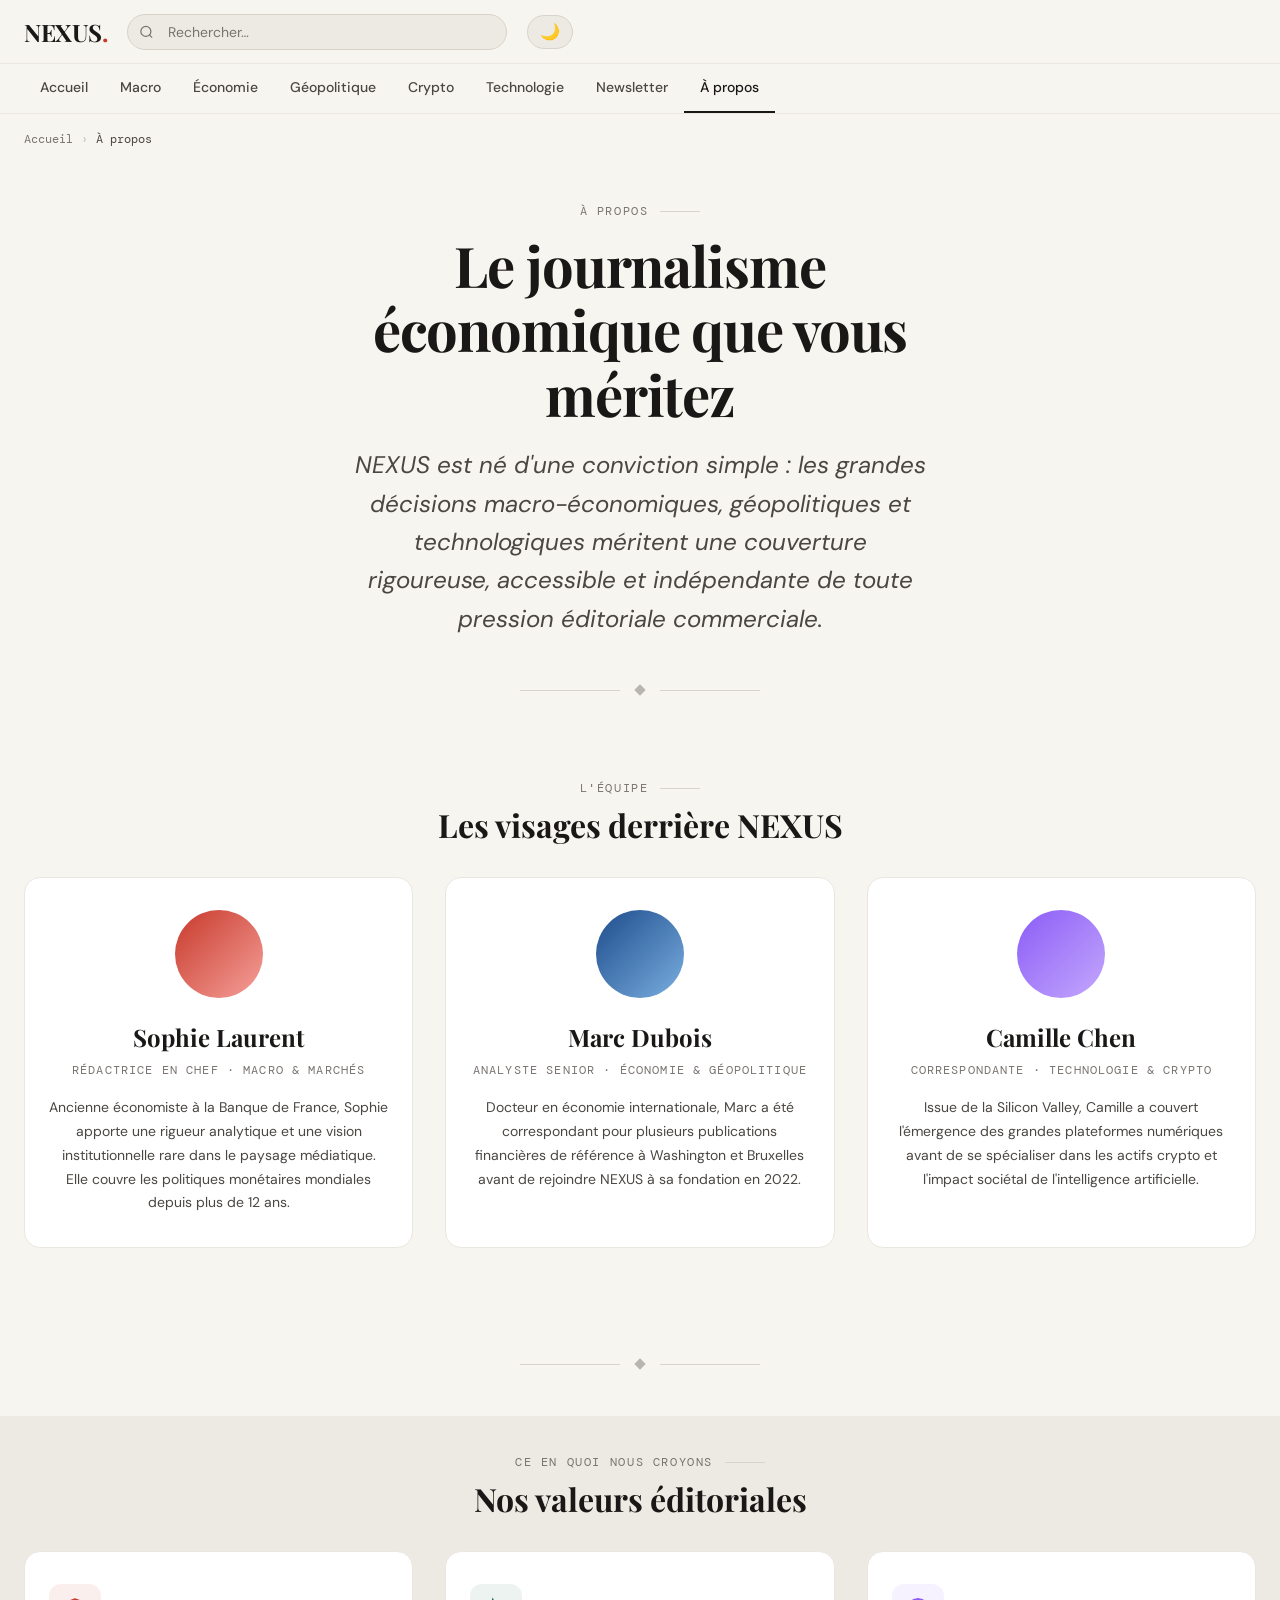
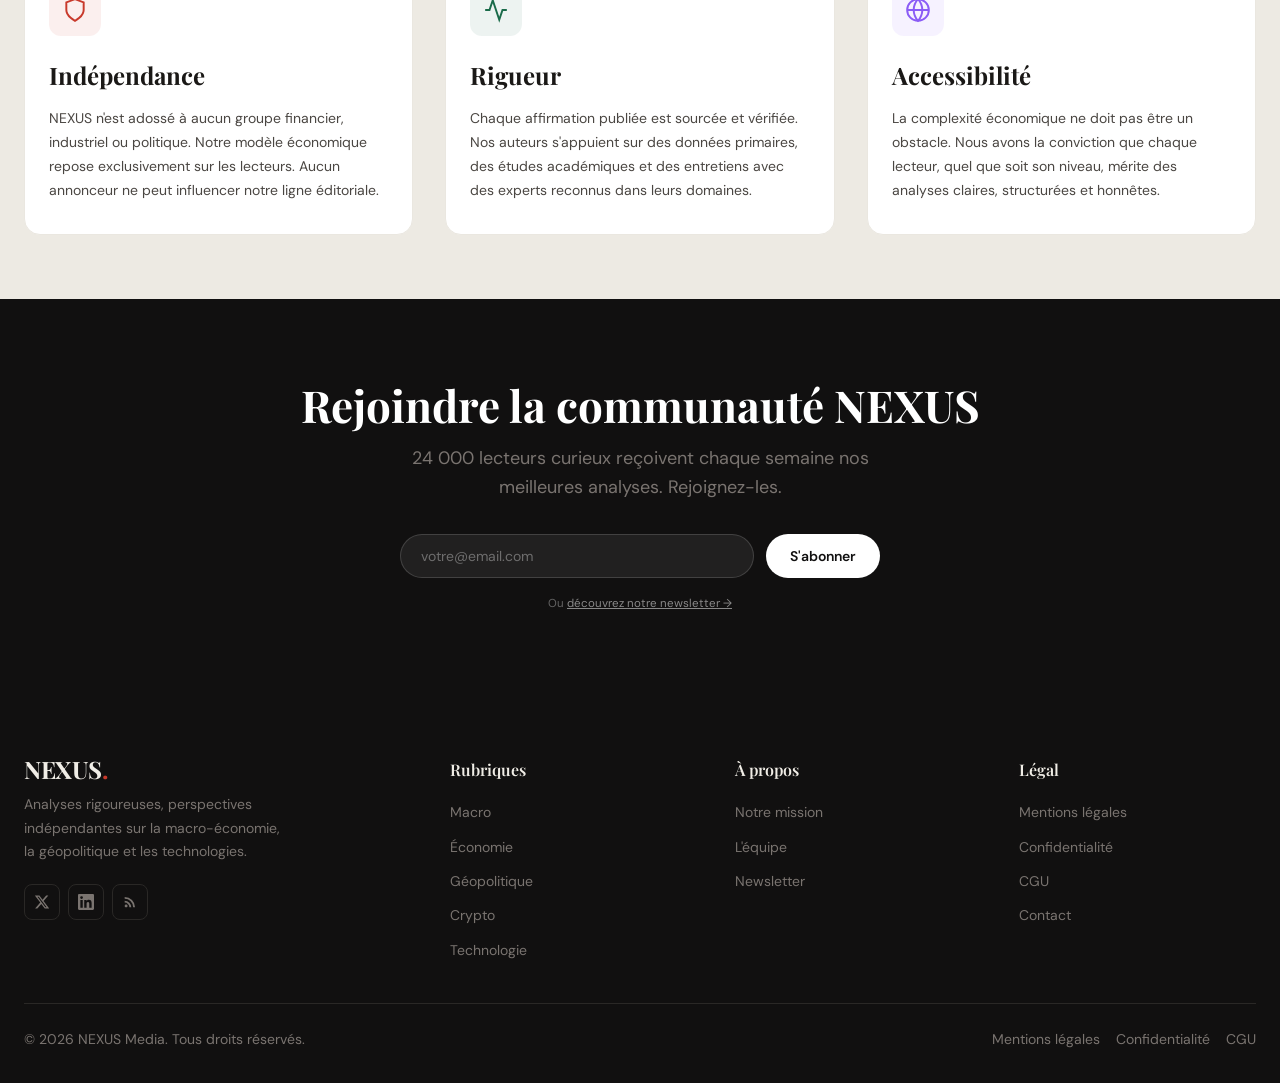
<file: about.html>
<!DOCTYPE html>
<html lang="fr" data-theme="light">
<head>
  <meta charset="UTF-8">
  <meta name="viewport" content="width=device-width, initial-scale=1.0">
  <link rel="icon" type="image/png" href="images/logo.png">
  <script>
    (function(){ var t=localStorage.getItem('nexus-theme'); if(t) document.documentElement.setAttribute('data-theme',t); })();
  </script>
  <title>À propos — NEXUS</title>
  <meta property="og:title"       content="À propos de NEXUS">
  <meta property="og:description" content="Notre mission : fournir des analyses rigoureuses et indépendantes sur les grandes tendances économiques et géopolitiques mondiales.">
  <meta property="og:type"        content="website">
  <meta property="og:url"         content="https://nexus-media.fr/about.html">
  <meta property="og:image"       content="https://nexus-media.fr/og-about.jpg">
  <meta name="twitter:card"        content="summary_large_image">
  <meta name="twitter:title"       content="À propos de NEXUS">
  <meta name="twitter:description" content="Notre mission, notre équipe, nos valeurs.">
  <link rel="stylesheet" href="variables.css">
  <link rel="stylesheet" href="style.css">
  <style>
    /* ---- Page header ---- */
    .about-hero {
      max-width: var(--content-width);
      margin: var(--space-12) auto;
      padding: 0 var(--space-6);
      text-align: center;
    }
    .about-page-title {
      font-family: var(--font-serif);
      font-size: var(--text-4xl);
      font-weight: 700;
      line-height: 1.15;
      color: var(--text-primary);
      margin-bottom: var(--space-5);
      letter-spacing: -0.02em;
    }
    .about-mission {
      font-size: var(--text-xl);
      font-style: italic;
      color: var(--text-secondary);
      line-height: 1.6;
      max-width: 580px;
      margin: 0 auto;
    }

    /* ---- Équipe ---- */
    .team-section { padding: var(--space-8) 0 var(--space-16); }
    .team-grid {
      display: grid;
      grid-template-columns: repeat(3, 1fr);
      gap: var(--space-8);
    }
    .team-card {
      background: var(--bg-card);
      border-radius: var(--radius-xl);
      border: 1px solid var(--border-subtle);
      padding: var(--space-8) var(--space-6);
      text-align: center;
      transition: transform var(--transition-base), box-shadow var(--transition-base);
    }
    .team-card:hover { transform: translateY(-4px); box-shadow: var(--shadow-card-hover); }
    .team-avatar {
      width: 88px;
      height: 88px;
      border-radius: var(--radius-full);
      margin: 0 auto var(--space-5);
    }
    .team-name {
      font-family: var(--font-serif);
      font-size: var(--text-xl);
      font-weight: 700;
      color: var(--text-primary);
      margin-bottom: var(--space-1);
    }
    .team-role {
      font-family: var(--font-mono);
      font-size: var(--text-xs);
      color: var(--text-muted);
      text-transform: uppercase;
      letter-spacing: 0.1em;
      margin-bottom: var(--space-4);
    }
    .team-bio {
      font-size: var(--text-sm);
      color: var(--text-secondary);
      line-height: 1.7;
    }

    /* ---- Valeurs ---- */
    .values-section { padding: var(--space-8) 0 var(--space-16); background: var(--bg-secondary); }
    .values-grid {
      display: grid;
      grid-template-columns: repeat(3, 1fr);
      gap: var(--space-8);
    }
    .value-card {
      padding: var(--space-8) var(--space-6);
      background: var(--bg-card);
      border-radius: var(--radius-xl);
      border: 1px solid var(--border-subtle);
      transition: transform var(--transition-base), box-shadow var(--transition-base);
    }
    .value-card:hover { transform: translateY(-4px); box-shadow: var(--shadow-md); }
    .value-icon {
      width: 52px;
      height: 52px;
      border-radius: var(--radius-lg);
      background: var(--accent-home-soft);
      display: flex;
      align-items: center;
      justify-content: center;
      margin-bottom: var(--space-5);
      color: var(--accent-home);
    }
    .value-icon svg { width: 26px; height: 26px; }
    .value-title {
      font-family: var(--font-serif);
      font-size: var(--text-xl);
      font-weight: 700;
      color: var(--text-primary);
      margin-bottom: var(--space-3);
    }
    .value-text { font-size: var(--text-sm); color: var(--text-secondary); line-height: 1.7; }

    /* Responsive */
    @media (max-width: 768px) {
      .team-grid   { grid-template-columns: 1fr; max-width: 400px; margin: 0 auto; }
      .values-grid { grid-template-columns: 1fr; }
      .about-page-title { font-size: var(--text-3xl); }
    }
    @media (max-width: 480px) {
      .team-grid   { grid-template-columns: 1fr; }
      .values-grid { grid-template-columns: 1fr; }
    }
  </style>
</head>
<body>
<div class="page-wrapper">

  <div id="reading-progress"></div>

  <!-- HEADER -->
  <header class="site-header">
    <div class="header-inner">
      <a href="index.html" class="logo">NEXUS<span class="logo-dot">.</span></a>
      <div class="header-search">
        <svg class="search-icon" viewBox="0 0 24 24" fill="none" stroke="currentColor" stroke-width="2">
          <circle cx="11" cy="11" r="8"/><path d="m21 21-4.35-4.35"/>
        </svg>
        <input type="text" id="search-input" placeholder="Rechercher…" autocomplete="off">
        <div id="search-results" class="search-results"></div>
      </div>
      <div class="header-right">
        <button class="theme-toggle" id="theme-toggle" aria-label="Basculer le thème">
          <span class="theme-toggle-icon" id="theme-icon">🌙</span>
        </button>
        <button class="hamburger" id="hamburger" aria-label="Menu">
          <span></span><span></span><span></span>
        </button>
      </div>
    </div>
  </header>

  <!-- NAVIGATION -->
  <nav class="site-nav">
    <div class="nav-inner">
      <a href="index.html"        class="nav-link" data-cat="home">Accueil</a>
      <a href="macro.html"        class="nav-link" data-cat="macro">Macro</a>
      <a href="economie.html"     class="nav-link" data-cat="economy">Économie</a>
      <a href="geopolitique.html" class="nav-link" data-cat="geo">Géopolitique</a>
      <a href="crypto.html"       class="nav-link" data-cat="crypto">Crypto</a>
      <a href="technologie.html"  class="nav-link" data-cat="tech">Technologie</a>
      <a href="newsletter.html"   class="nav-link" data-cat="newsletter">Newsletter</a>
      <a href="about.html"        class="nav-link" data-cat="about">À propos</a>
    </div>
  </nav>

  <!-- MOBILE NAV -->
  <div class="mobile-nav-overlay" id="mobile-nav">
    <div class="mobile-nav-backdrop" id="mobile-nav-backdrop"></div>
    <div class="mobile-nav-panel">
      <div class="mobile-nav-header">
        <a href="index.html" class="logo" style="font-size:1.2rem">NEXUS<span class="logo-dot">.</span></a>
        <button class="mobile-nav-close" id="mobile-nav-close">✕</button>
      </div>
      <a href="index.html"        class="mobile-nav-link">Accueil</a>
      <a href="macro.html"        class="mobile-nav-link">Macro</a>
      <a href="economie.html"     class="mobile-nav-link">Économie</a>
      <a href="geopolitique.html" class="mobile-nav-link">Géopolitique</a>
      <a href="crypto.html"       class="mobile-nav-link">Crypto</a>
      <a href="technologie.html"  class="mobile-nav-link">Technologie</a>
      <a href="newsletter.html"   class="mobile-nav-link">Newsletter</a>
      <a href="about.html"        class="mobile-nav-link active">À propos</a>
    </div>
  </div>

  <main>

    <!-- Fil d'ariane -->
    <nav class="breadcrumb" aria-label="Fil d'ariane">
      <a href="index.html">Accueil</a>
      <span class="breadcrumb-sep">›</span>
      <span class="breadcrumb-current">À propos</span>
    </nav>

    <!-- Hero About -->
    <div class="about-hero reveal">
      <div class="section-label" style="justify-content:center;margin-bottom:var(--space-3)">À propos</div>
      <h1 class="about-page-title">Le journalisme économique que vous méritez</h1>
      <p class="about-mission">NEXUS est né d'une conviction simple&nbsp;: les grandes décisions macro-économiques, géopolitiques et technologiques méritent une couverture rigoureuse, accessible et indépendante de toute pression éditoriale commerciale.</p>
    </div>

    <!-- Séparateur -->
    <div class="deco-sep"><div class="deco-diamond"></div></div>

    <!-- Section Équipe -->
    <section class="team-section">
      <div class="container">
        <div class="section-header" style="text-align:center">
          <div class="section-label" style="justify-content:center">L'équipe</div>
          <h2 class="section-title">Les visages derrière NEXUS</h2>
        </div>
        <div class="team-grid">

          <div class="team-card reveal">
            <div class="team-avatar grad-avatar-1"></div>
            <div class="team-name">Sophie Laurent</div>
            <div class="team-role">Rédactrice en chef · Macro & Marchés</div>
            <p class="team-bio">Ancienne économiste à la Banque de France, Sophie apporte une rigueur analytique et une vision institutionnelle rare dans le paysage médiatique. Elle couvre les politiques monétaires mondiales depuis plus de 12 ans.</p>
          </div>

          <div class="team-card reveal reveal-delay-2">
            <div class="team-avatar grad-avatar-2"></div>
            <div class="team-name">Marc Dubois</div>
            <div class="team-role">Analyste senior · Économie & Géopolitique</div>
            <p class="team-bio">Docteur en économie internationale, Marc a été correspondant pour plusieurs publications financières de référence à Washington et Bruxelles avant de rejoindre NEXUS à sa fondation en 2022.</p>
          </div>

          <div class="team-card reveal reveal-delay-4">
            <div class="team-avatar grad-avatar-3"></div>
            <div class="team-name">Camille Chen</div>
            <div class="team-role">Correspondante · Technologie & Crypto</div>
            <p class="team-bio">Issue de la Silicon Valley, Camille a couvert l'émergence des grandes plateformes numériques avant de se spécialiser dans les actifs crypto et l'impact sociétal de l'intelligence artificielle.</p>
          </div>

        </div>
      </div>
    </section>

    <!-- Séparateur -->
    <div class="deco-sep"><div class="deco-diamond"></div></div>

    <!-- Section Valeurs -->
    <section class="values-section">
      <div class="container">
        <div class="section-header" style="text-align:center">
          <div class="section-label" style="justify-content:center">Ce en quoi nous croyons</div>
          <h2 class="section-title">Nos valeurs éditoriales</h2>
        </div>
        <div class="values-grid">

          <div class="value-card reveal">
            <div class="value-icon" style="background:var(--accent-macro-soft);color:var(--accent-macro)">
              <svg viewBox="0 0 24 24" fill="none" stroke="currentColor" stroke-width="1.8">
                <path d="M12 22s8-4 8-10V5l-8-3-8 3v7c0 6 8 10 8 10z"/>
              </svg>
            </div>
            <div class="value-title">Indépendance</div>
            <p class="value-text">NEXUS n'est adossé à aucun groupe financier, industriel ou politique. Notre modèle économique repose exclusivement sur les lecteurs. Aucun annonceur ne peut influencer notre ligne éditoriale.</p>
          </div>

          <div class="value-card reveal reveal-delay-2">
            <div class="value-icon" style="background:var(--accent-economy-soft);color:var(--accent-economy)">
              <svg viewBox="0 0 24 24" fill="none" stroke="currentColor" stroke-width="1.8">
                <polyline points="22 12 18 12 15 21 9 3 6 12 2 12"/>
              </svg>
            </div>
            <div class="value-title">Rigueur</div>
            <p class="value-text">Chaque affirmation publiée est sourcée et vérifiée. Nos auteurs s'appuient sur des données primaires, des études académiques et des entretiens avec des experts reconnus dans leurs domaines.</p>
          </div>

          <div class="value-card reveal reveal-delay-4">
            <div class="value-icon" style="background:var(--accent-tech-soft);color:var(--accent-tech)">
              <svg viewBox="0 0 24 24" fill="none" stroke="currentColor" stroke-width="1.8">
                <circle cx="12" cy="12" r="10"/>
                <line x1="2" y1="12" x2="22" y2="12"/>
                <path d="M12 2a15.3 15.3 0 0 1 4 10 15.3 15.3 0 0 1-4 10 15.3 15.3 0 0 1-4-10 15.3 15.3 0 0 1 4-10z"/>
              </svg>
            </div>
            <div class="value-title">Accessibilité</div>
            <p class="value-text">La complexité économique ne doit pas être un obstacle. Nous avons la conviction que chaque lecteur, quel que soit son niveau, mérite des analyses claires, structurées et honnêtes.</p>
          </div>

        </div>
      </div>
    </section>

    <!-- Bandeau Newsletter -->
    <div class="newsletter-banner reveal">
      <h2 class="banner-title">Rejoindre la communauté NEXUS</h2>
      <p class="banner-subtitle">24 000 lecteurs curieux reçoivent chaque semaine nos meilleures analyses. Rejoignez-les.</p>
      <form class="newsletter-form-inline" novalidate>
        <input type="email" placeholder="votre@email.com" autocomplete="email" required>
        <button type="submit" class="btn btn-dark">S'abonner</button>
      </form>
      <p class="newsletter-note">Ou <a href="newsletter.html">découvrez notre newsletter →</a></p>
    </div>

  </main>

  <!-- FOOTER -->
  <footer class="site-footer">
    <div class="footer-inner">
      <div class="footer-top">
        <div class="footer-brand">
          <a href="index.html" class="logo">NEXUS<span class="logo-dot">.</span></a>
          <p class="footer-tagline">Analyses rigoureuses, perspectives indépendantes sur la macro-économie, la géopolitique et les technologies.</p>
          <div class="footer-social">
            <a href="#" aria-label="X"><svg viewBox="0 0 24 24" fill="currentColor"><path d="M18.244 2.25h3.308l-7.227 8.26 8.502 11.24H16.17l-5.214-6.817L4.99 21.75H1.68l7.73-8.835L1.254 2.25H8.08l4.713 6.231zm-1.161 17.52h1.833L7.084 4.126H5.117z"/></svg></a>
            <a href="#" aria-label="LinkedIn"><svg viewBox="0 0 24 24" fill="currentColor"><path d="M20.447 20.452h-3.554v-5.569c0-1.328-.027-3.037-1.852-3.037-1.853 0-2.136 1.445-2.136 2.939v5.667H9.351V9h3.414v1.561h.046c.477-.9 1.637-1.85 3.37-1.85 3.601 0 4.267 2.37 4.267 5.455v6.286zM5.337 7.433a2.062 2.062 0 01-2.063-2.065 2.064 2.064 0 112.063 2.065zm1.782 13.019H3.555V9h3.564v11.452zM22.225 0H1.771C.792 0 0 .774 0 1.729v20.542C0 23.227.792 24 1.771 24h20.451C23.2 24 24 23.227 24 22.271V1.729C24 .774 23.2 0 22.222 0h.003z"/></svg></a>
            <a href="#" aria-label="RSS"><svg viewBox="0 0 24 24" fill="currentColor"><path d="M6.18 15.64a2.18 2.18 0 0 1 2.18 2.18C8.36 19.01 7.38 20 6.18 20C4.98 20 4 19.01 4 17.82a2.18 2.18 0 0 1 2.18-2.18M4 4.44A15.56 15.56 0 0 1 19.56 20h-2.83A12.73 12.73 0 0 0 4 7.27V4.44m0 5.66a9.9 9.9 0 0 1 9.9 9.9h-2.83A7.07 7.07 0 0 0 4 12.93V10.1z"/></svg></a>
          </div>
        </div>
        <div class="footer-col"><h4>Rubriques</h4><ul><li><a href="macro.html">Macro</a></li><li><a href="economie.html">Économie</a></li><li><a href="geopolitique.html">Géopolitique</a></li><li><a href="crypto.html">Crypto</a></li><li><a href="technologie.html">Technologie</a></li></ul></div>
        <div class="footer-col"><h4>À propos</h4><ul><li><a href="about.html">Notre mission</a></li><li><a href="about.html">L'équipe</a></li><li><a href="newsletter.html">Newsletter</a></li></ul></div>
        <div class="footer-col"><h4>Légal</h4><ul><li><a href="#">Mentions légales</a></li><li><a href="#">Confidentialité</a></li><li><a href="#">CGU</a></li><li><a href="#">Contact</a></li></ul></div>
      </div>
      <div class="footer-bottom">
        <p class="footer-copy">© 2026 NEXUS Media. Tous droits réservés.</p>
        <nav class="footer-legal"><a href="#">Mentions légales</a><a href="#">Confidentialité</a><a href="#">CGU</a></nav>
      </div>
    </div>
  </footer>

</div>

<button id="back-to-top" aria-label="Retour en haut">
  <svg viewBox="0 0 24 24" fill="none" stroke="currentColor" stroke-width="2.5"><path d="M18 15l-6-6-6 6"/></svg>
</button>

<script src="main.js"></script>
</body>
</html>
</file>
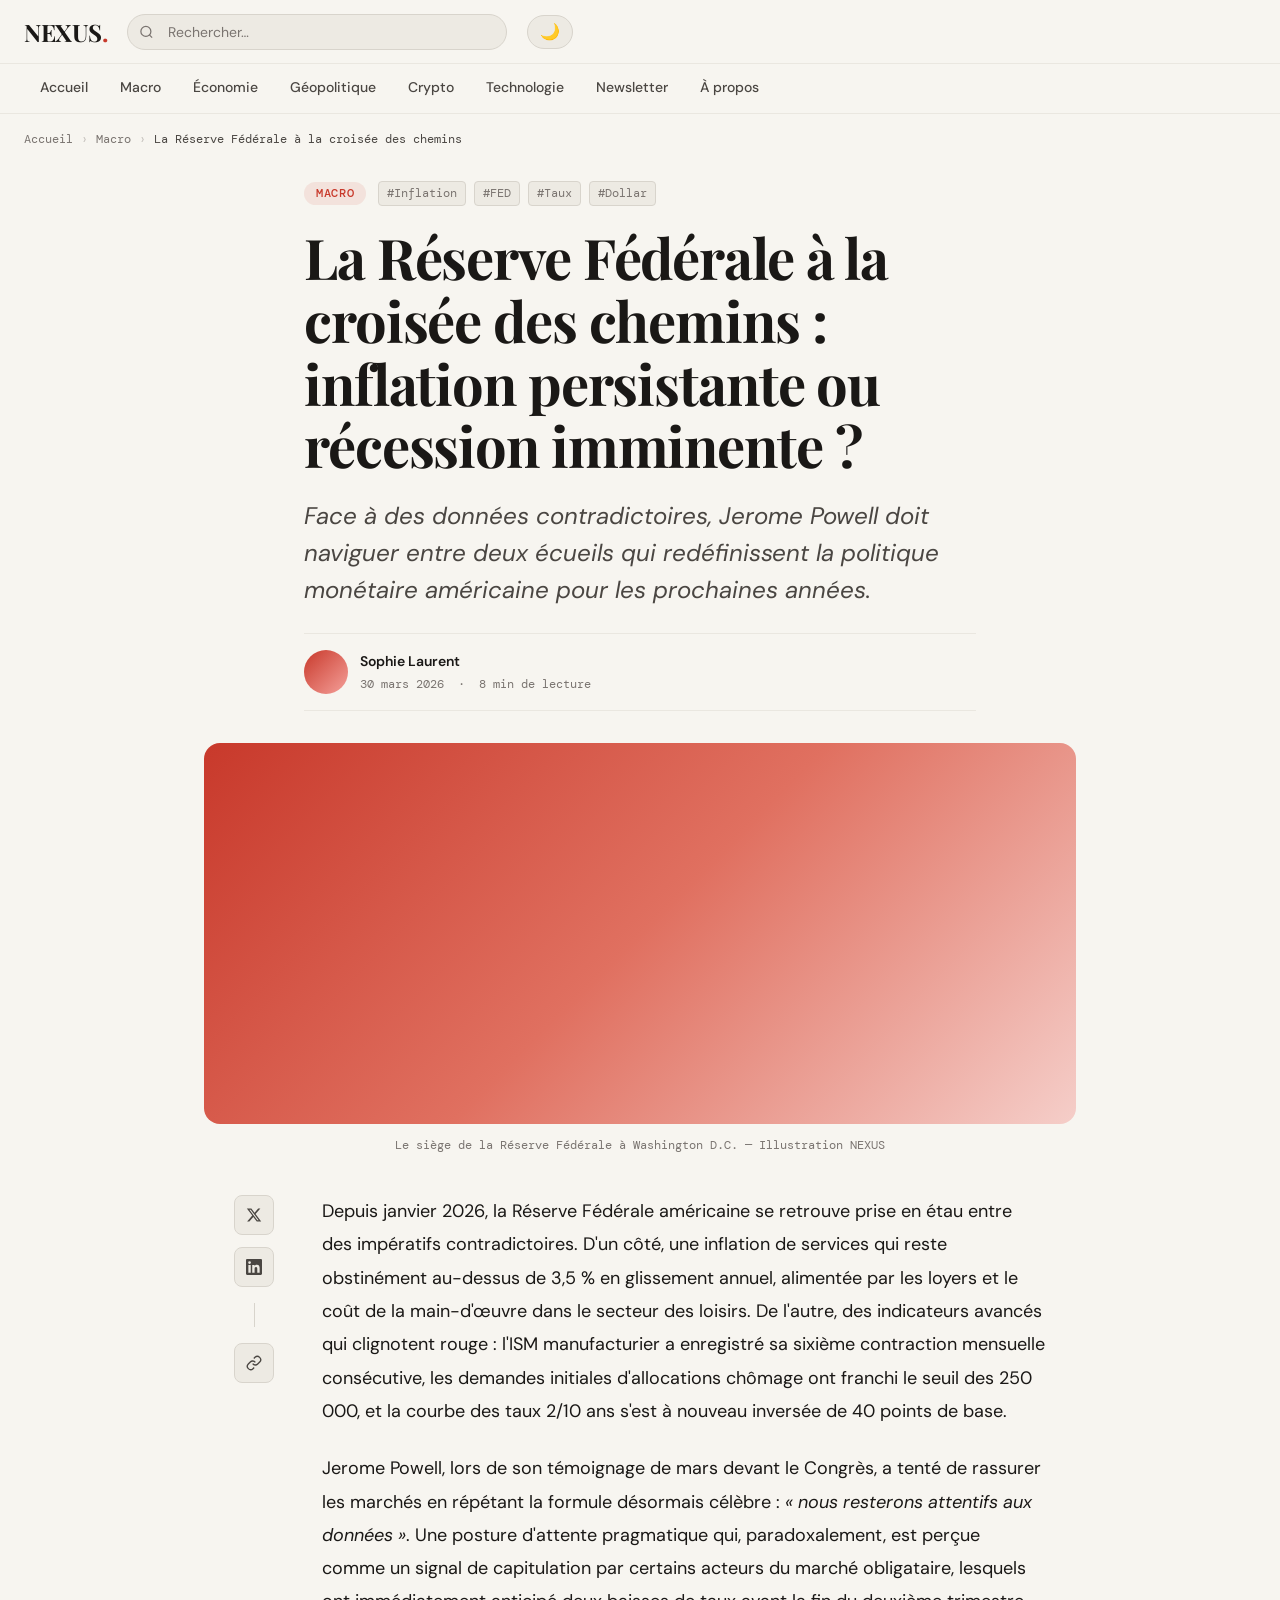
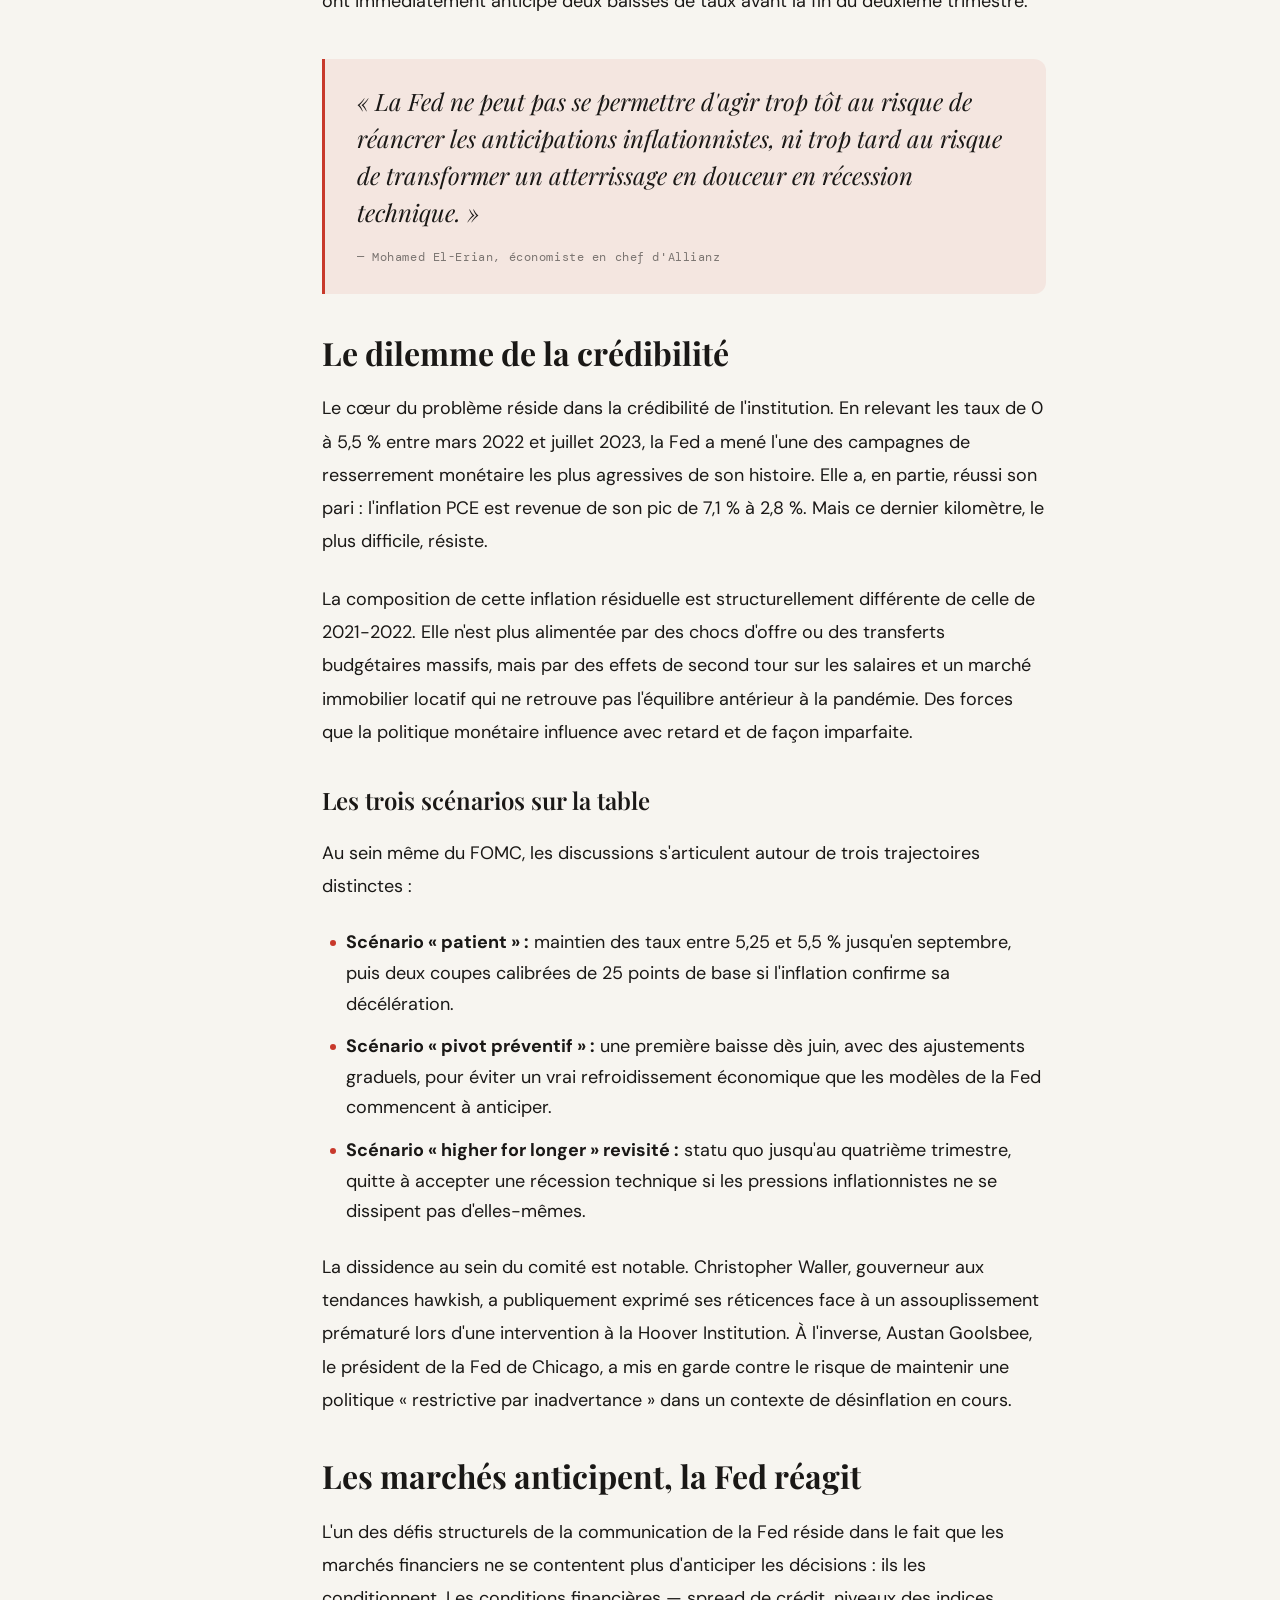
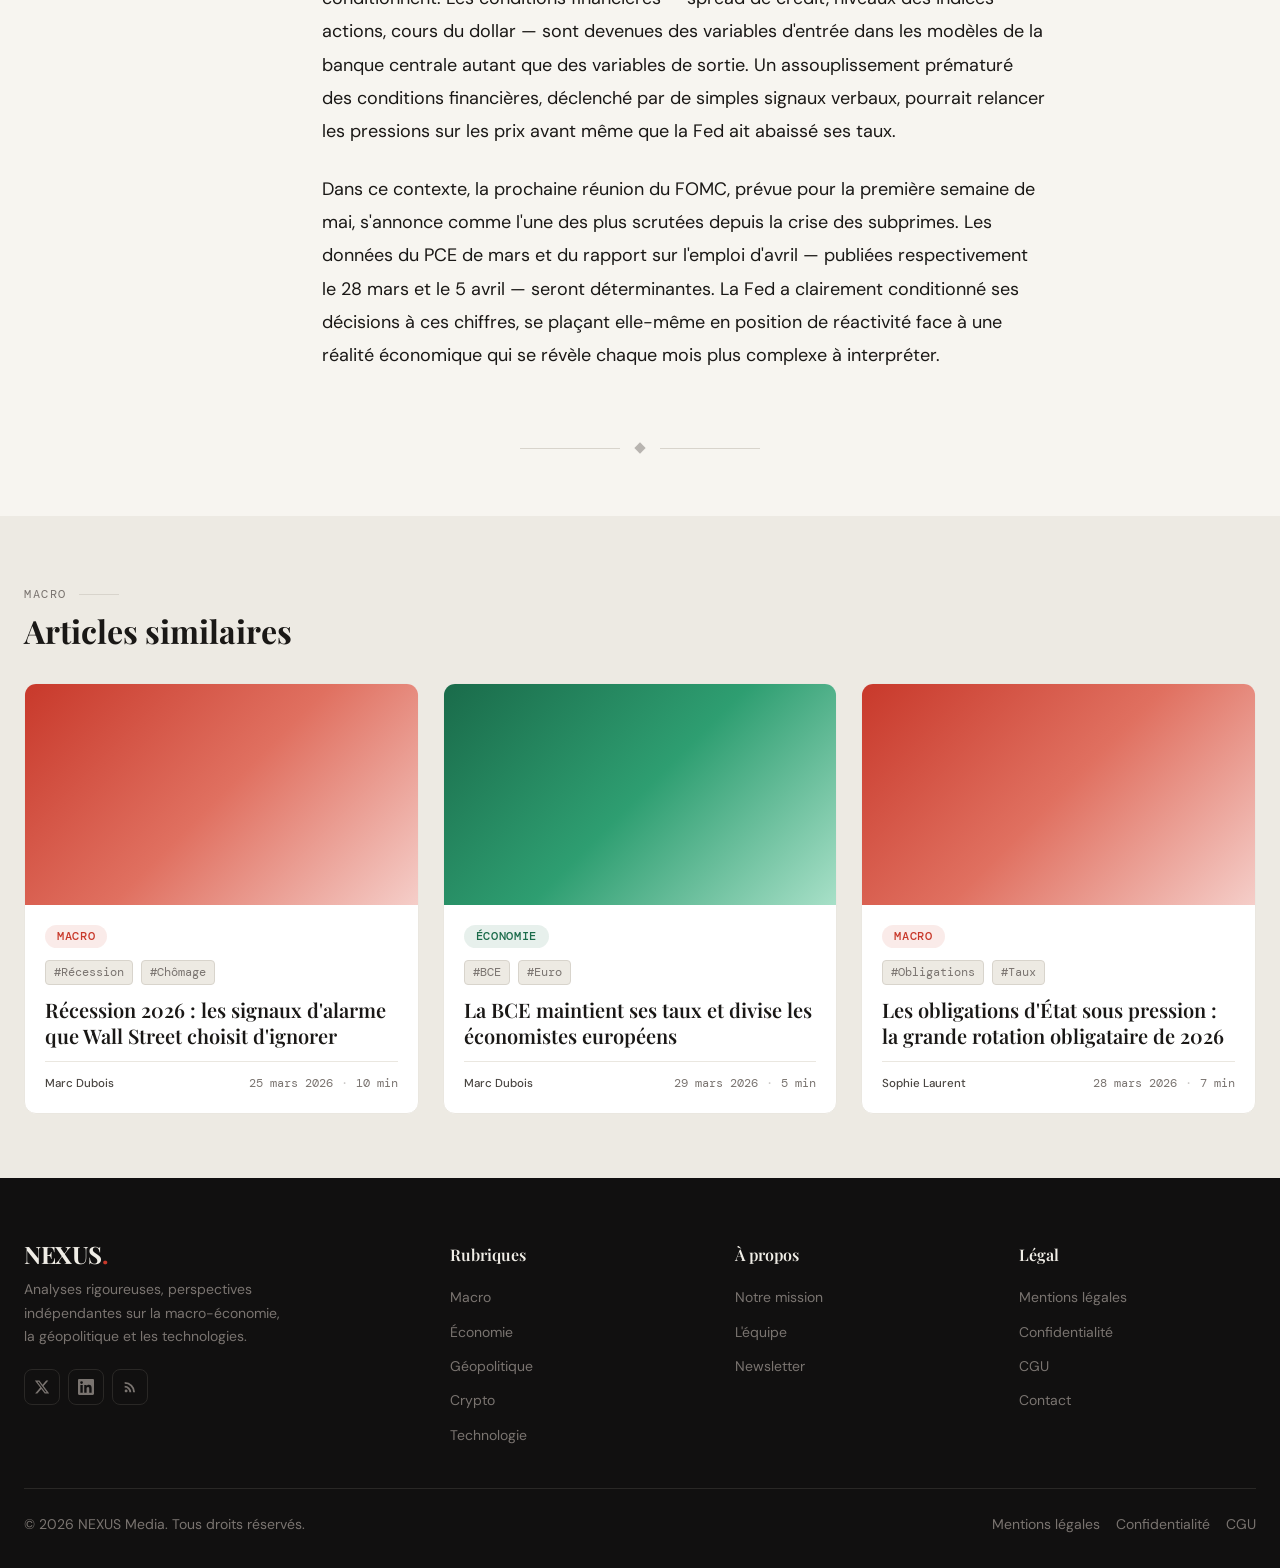
<file: article.html>
<!DOCTYPE html>
<html lang="fr" data-theme="light">
<head>
  <meta charset="UTF-8">
  <meta name="viewport" content="width=device-width, initial-scale=1.0">
  <link rel="icon" type="image/png" href="images/logo.png">
  <script>
    (function(){ var t=localStorage.getItem('nexus-theme'); if(t) document.documentElement.setAttribute('data-theme',t); })();
  </script>
  <title>La Réserve Fédérale à la croisée des chemins — NEXUS</title>
  <meta property="og:title"       content="La Réserve Fédérale à la croisée des chemins">
  <meta property="og:description" content="Face à des données contradictoires, Jerome Powell doit naviguer entre deux écueils qui redéfinissent la politique monétaire américaine.">
  <meta property="og:type"        content="article">
  <meta property="og:url"         content="https://nexus-media.fr/article.html">
  <meta property="og:image"       content="https://nexus-media.fr/og-article.jpg">
  <meta name="twitter:card"        content="summary_large_image">
  <meta name="twitter:title"       content="La Réserve Fédérale à la croisée des chemins">
  <meta name="twitter:description" content="Face à des données contradictoires, Jerome Powell doit naviguer entre deux écueils.">
  <link rel="stylesheet" href="variables.css">
  <link rel="stylesheet" href="style.css">
  <style>
    /* ---- En-tête article ---- */
    .article-header {
      max-width: var(--content-width);
      margin: var(--space-8) auto 0;
      padding: 0 var(--space-6);
    }

    .article-header .article-meta-top {
      display: flex;
      align-items: center;
      gap: var(--space-3);
      margin-bottom: var(--space-5);
      flex-wrap: wrap;
    }

    .article-main-title {
      font-family: var(--font-serif);
      font-size: var(--text-4xl);
      font-weight: 700;
      line-height: 1.12;
      color: var(--text-primary);
      margin-bottom: var(--space-5);
      letter-spacing: -0.02em;
    }

    .article-chapeau {
      font-family: var(--font-sans);
      font-size: var(--text-xl);
      font-style: italic;
      color: var(--text-secondary);
      line-height: 1.55;
      margin-bottom: var(--space-6);
    }

    /* Ligne auteur */
    .article-author-row {
      display: flex;
      align-items: center;
      gap: var(--space-3);
      padding: var(--space-4) 0;
      border-top: 1px solid var(--border-subtle);
      border-bottom: 1px solid var(--border-subtle);
      margin-bottom: var(--space-8);
    }
    .article-avatar {
      width: 44px;
      height: 44px;
      border-radius: var(--radius-full);
      flex-shrink: 0;
    }
    .author-details { flex: 1; }
    .author-name-lg  { font-weight: 600; font-size: var(--text-sm); color: var(--text-primary); }
    .author-meta-sm  { font-family: var(--font-mono); font-size: var(--text-xs); color: var(--text-muted); margin-top: 2px; }

    /* Barre de partage mobile (sous le titre, cachée sur desktop) */
    .share-bar-mobile {
      display: none;
      align-items: center;
      gap: var(--space-3);
      padding: var(--space-3) 0;
      margin-bottom: var(--space-4);
    }
    .share-label {
      font-family: var(--font-mono);
      font-size: var(--text-xs);
      color: var(--text-muted);
      text-transform: uppercase;
      letter-spacing: 0.1em;
    }
    .share-btn {
      display: flex;
      align-items: center;
      justify-content: center;
      width: 36px;
      height: 36px;
      border-radius: var(--radius-md);
      border: 1px solid var(--border-color);
      background: var(--bg-secondary);
      color: var(--text-secondary);
      transition: background-color var(--transition-fast), color var(--transition-fast), border-color var(--transition-fast);
      cursor: pointer;
    }
    .share-btn:hover { background: var(--border-color); color: var(--text-primary); border-color: var(--text-muted); }
    .share-btn svg   { width: 16px; height: 16px; }

    /* Image hero */
    .article-hero-image {
      max-width: calc(var(--content-width) + 200px);
      margin: 0 auto var(--space-10);
      padding: 0 var(--space-6);
    }
    .article-hero-image .placeholder {
      width: 100%;
      aspect-ratio: 16/7;
      border-radius: var(--radius-xl);
    }
    .image-caption {
      font-family: var(--font-mono);
      font-size: var(--text-xs);
      color: var(--text-muted);
      text-align: center;
      margin-top: var(--space-3);
    }

    /* Layout article (body + share bar) */
    .article-layout {
      display: flex;
      gap: var(--space-12);
      max-width: calc(var(--content-width) + 140px);
      margin: 0 auto;
      padding: 0 var(--space-6);
      position: relative;
    }

    /* Barre de partage flottante (desktop gauche) */
    .share-bar-desktop {
      display: flex;
      flex-direction: column;
      gap: var(--space-3);
      position: sticky;
      top: calc(var(--header-height) + var(--nav-height) + var(--space-8));
      height: fit-content;
      flex-shrink: 0;
    }
    .share-bar-desktop .share-btn {
      width: 40px;
      height: 40px;
    }
    .share-divider-v { width: 1px; height: 24px; background: var(--border-color); margin: var(--space-1) auto; }

    /* Corps de l'article */
    .article-body {
      flex: 1;
      min-width: 0;
    }
    .article-body p {
      font-size: var(--text-md);
      line-height: 1.85;
      color: var(--text-primary);
      margin-bottom: var(--space-6);
    }
    .article-body h2 {
      font-family: var(--font-serif);
      font-size: var(--text-2xl);
      font-weight: 700;
      color: var(--text-primary);
      margin: var(--space-10) 0 var(--space-5);
      line-height: 1.2;
    }
    .article-body h3 {
      font-family: var(--font-serif);
      font-size: var(--text-xl);
      font-weight: 600;
      color: var(--text-primary);
      margin: var(--space-8) 0 var(--space-4);
    }
    .article-body ul,
    .article-body ol {
      list-style: none;
      margin: var(--space-4) 0 var(--space-6);
      display: flex;
      flex-direction: column;
      gap: var(--space-3);
    }
    .article-body ul li,
    .article-body ol li {
      padding-left: var(--space-6);
      position: relative;
      font-size: var(--text-md);
      line-height: 1.7;
      color: var(--text-primary);
    }
    .article-body ul li::before {
      content: '';
      position: absolute;
      left: var(--space-2);
      top: 0.7em;
      width: 6px;
      height: 6px;
      border-radius: var(--radius-full);
      background: var(--accent-macro);
    }
    .article-body ol { counter-reset: list-counter; }
    .article-body ol li { counter-increment: list-counter; }
    .article-body ol li::before {
      content: counter(list-counter);
      position: absolute;
      left: 0;
      top: 0;
      font-family: var(--font-mono);
      font-size: var(--text-xs);
      font-weight: 500;
      color: var(--accent-macro);
      background: var(--accent-macro-soft);
      width: 20px;
      height: 20px;
      border-radius: var(--radius-sm);
      display: flex;
      align-items: center;
      justify-content: center;
      margin-top: 0.25em;
    }
    blockquote {
      margin: var(--space-10) 0;
      padding: var(--space-6) var(--space-8);
      border-left: 3px solid var(--accent-macro);
      background: var(--accent-macro-soft);
      border-radius: 0 var(--radius-lg) var(--radius-lg) 0;
    }
    blockquote p {
      font-family: var(--font-serif);
      font-size: var(--text-xl) !important;
      font-style: italic;
      color: var(--text-primary) !important;
      margin-bottom: var(--space-3) !important;
      line-height: 1.55 !important;
    }
    blockquote cite {
      font-family: var(--font-mono);
      font-size: var(--text-xs);
      color: var(--text-muted);
      font-style: normal;
      letter-spacing: 0.05em;
    }

    /* Section articles similaires */
    .related-section {
      padding: var(--space-16) 0;
      background: var(--bg-secondary);
      margin-top: var(--space-16);
    }
    .related-grid {
      display: grid;
      grid-template-columns: repeat(3, 1fr);
      gap: var(--space-6);
    }

    /* Responsive */
    @media (max-width: 1100px) {
      .share-bar-desktop { display: none; }
      .share-bar-mobile  { display: flex; }
    }
    @media (max-width: 768px) {
      .article-main-title { font-size: clamp(1.8rem, 5vw, 2.5rem); }
      .article-chapeau    { font-size: var(--text-lg); }
      .related-grid       { grid-template-columns: 1fr; }
      .article-layout     { padding: 0 var(--space-4); }
      .article-header     { padding: 0 var(--space-4); }
    }
    @media (max-width: 480px) {
      .related-grid { grid-template-columns: 1fr; }
    }
  </style>
</head>
<body>
<div class="page-wrapper">

  <div id="reading-progress"></div>

  <!-- HEADER -->
  <header class="site-header">
    <div class="header-inner">
      <a href="index.html" class="logo">NEXUS<span class="logo-dot">.</span></a>
      <div class="header-search">
        <svg class="search-icon" viewBox="0 0 24 24" fill="none" stroke="currentColor" stroke-width="2">
          <circle cx="11" cy="11" r="8"/><path d="m21 21-4.35-4.35"/>
        </svg>
        <input type="text" id="search-input" placeholder="Rechercher…" autocomplete="off">
        <div id="search-results" class="search-results"></div>
      </div>
      <div class="header-right">
        <button class="theme-toggle" id="theme-toggle" aria-label="Basculer le thème">
          <span class="theme-toggle-icon" id="theme-icon">🌙</span>
        </button>
        <button class="hamburger" id="hamburger" aria-label="Menu">
          <span></span><span></span><span></span>
        </button>
      </div>
    </div>
  </header>

  <!-- NAVIGATION -->
  <nav class="site-nav">
    <div class="nav-inner">
      <a href="index.html"        class="nav-link" data-cat="home">Accueil</a>
      <a href="macro.html"        class="nav-link" data-cat="macro">Macro</a>
      <a href="economie.html"     class="nav-link" data-cat="economy">Économie</a>
      <a href="geopolitique.html" class="nav-link" data-cat="geo">Géopolitique</a>
      <a href="crypto.html"       class="nav-link" data-cat="crypto">Crypto</a>
      <a href="technologie.html"  class="nav-link" data-cat="tech">Technologie</a>
      <a href="newsletter.html"   class="nav-link" data-cat="newsletter">Newsletter</a>
      <a href="about.html"        class="nav-link" data-cat="about">À propos</a>
    </div>
  </nav>

  <!-- MOBILE NAV -->
  <div class="mobile-nav-overlay" id="mobile-nav">
    <div class="mobile-nav-backdrop" id="mobile-nav-backdrop"></div>
    <div class="mobile-nav-panel">
      <div class="mobile-nav-header">
        <a href="index.html" class="logo" style="font-size:1.2rem">NEXUS<span class="logo-dot">.</span></a>
        <button class="mobile-nav-close" id="mobile-nav-close">✕</button>
      </div>
      <a href="index.html"        class="mobile-nav-link">Accueil</a>
      <a href="macro.html"        class="mobile-nav-link">Macro</a>
      <a href="economie.html"     class="mobile-nav-link">Économie</a>
      <a href="geopolitique.html" class="mobile-nav-link">Géopolitique</a>
      <a href="crypto.html"       class="mobile-nav-link">Crypto</a>
      <a href="technologie.html"  class="mobile-nav-link">Technologie</a>
      <a href="newsletter.html"   class="mobile-nav-link">Newsletter</a>
      <a href="about.html"        class="mobile-nav-link">À propos</a>
    </div>
  </div>

  <main>

    <!-- Fil d'ariane -->
    <nav class="breadcrumb" aria-label="Fil d'ariane">
      <a href="index.html">Accueil</a>
      <span class="breadcrumb-sep">›</span>
      <a href="macro.html">Macro</a>
      <span class="breadcrumb-sep">›</span>
      <span class="breadcrumb-current">La Réserve Fédérale à la croisée des chemins</span>
    </nav>

    <!-- En-tête article -->
    <header class="article-header">
      <div class="article-meta-top">
        <span class="badge badge-macro">Macro</span>
        <div class="tags">
          <span class="tag">#Inflation</span>
          <span class="tag">#FED</span>
          <span class="tag">#Taux</span>
          <span class="tag">#Dollar</span>
        </div>
      </div>

      <h1 class="article-main-title article-title">La Réserve Fédérale à la croisée des chemins&nbsp;: inflation persistante ou récession imminente&nbsp;?</h1>

      <p class="article-chapeau">Face à des données contradictoires, Jerome Powell doit naviguer entre deux écueils qui redéfinissent la politique monétaire américaine pour les prochaines années.</p>

      <!-- Barre partage mobile -->
      <div class="share-bar-mobile">
        <span class="share-label">Partager</span>
        <a href="https://twitter.com/intent/tweet?url=article.html" class="share-btn" target="_blank" rel="noopener" aria-label="Partager sur X">
          <svg viewBox="0 0 24 24" fill="currentColor"><path d="M18.244 2.25h3.308l-7.227 8.26 8.502 11.24H16.17l-5.214-6.817L4.99 21.75H1.68l7.73-8.835L1.254 2.25H8.08l4.713 6.231zm-1.161 17.52h1.833L7.084 4.126H5.117z"/></svg>
        </a>
        <a href="https://www.linkedin.com/sharing/share-offsite/?url=article.html" class="share-btn" target="_blank" rel="noopener" aria-label="Partager sur LinkedIn">
          <svg viewBox="0 0 24 24" fill="currentColor"><path d="M20.447 20.452h-3.554v-5.569c0-1.328-.027-3.037-1.852-3.037-1.853 0-2.136 1.445-2.136 2.939v5.667H9.351V9h3.414v1.561h.046c.477-.9 1.637-1.85 3.37-1.85 3.601 0 4.267 2.37 4.267 5.455v6.286zM5.337 7.433a2.062 2.062 0 01-2.063-2.065 2.064 2.064 0 112.063 2.065zm1.782 13.019H3.555V9h3.564v11.452zM22.225 0H1.771C.792 0 0 .774 0 1.729v20.542C0 23.227.792 24 1.771 24h20.451C23.2 24 24 23.227 24 22.271V1.729C24 .774 23.2 0 22.222 0h.003z"/></svg>
        </a>
        <button class="share-btn" data-action="copy-link" title="Copier le lien" aria-label="Copier le lien">
          <svg viewBox="0 0 24 24" fill="none" stroke="currentColor" stroke-width="2"><path d="M10 13a5 5 0 0 0 7.54.54l3-3a5 5 0 0 0-7.07-7.07l-1.72 1.71"/><path d="M14 11a5 5 0 0 0-7.54-.54l-3 3a5 5 0 0 0 7.07 7.07l1.71-1.71"/></svg>
        </button>
      </div>

      <div class="article-author-row">
        <div class="article-avatar grad-avatar-1"></div>
        <div class="author-details">
          <div class="author-name-lg">Sophie Laurent</div>
          <div class="author-meta-sm">
            <time datetime="2026-03-30">30 mars 2026</time>
            &nbsp;·&nbsp; 8 min de lecture
          </div>
        </div>
      </div>
    </header>

    <!-- Image hero -->
    <div class="article-hero-image">
      <div class="placeholder grad-macro"></div>
      <p class="image-caption">Le siège de la Réserve Fédérale à Washington D.C. — Illustration NEXUS</p>
    </div>

    <!-- Corps de l'article + share bar desktop -->
    <div class="article-layout">

      <!-- Share bar flottante (desktop) -->
      <aside class="share-bar-desktop" aria-label="Partager l'article">
        <a href="https://twitter.com/intent/tweet?url=article.html" class="share-btn" target="_blank" rel="noopener" title="Partager sur X" aria-label="X">
          <svg viewBox="0 0 24 24" fill="currentColor"><path d="M18.244 2.25h3.308l-7.227 8.26 8.502 11.24H16.17l-5.214-6.817L4.99 21.75H1.68l7.73-8.835L1.254 2.25H8.08l4.713 6.231zm-1.161 17.52h1.833L7.084 4.126H5.117z"/></svg>
        </a>
        <a href="https://www.linkedin.com/sharing/share-offsite/?url=article.html" class="share-btn" target="_blank" rel="noopener" title="Partager sur LinkedIn" aria-label="LinkedIn">
          <svg viewBox="0 0 24 24" fill="currentColor"><path d="M20.447 20.452h-3.554v-5.569c0-1.328-.027-3.037-1.852-3.037-1.853 0-2.136 1.445-2.136 2.939v5.667H9.351V9h3.414v1.561h.046c.477-.9 1.637-1.85 3.37-1.85 3.601 0 4.267 2.37 4.267 5.455v6.286zM5.337 7.433a2.062 2.062 0 01-2.063-2.065 2.064 2.064 0 112.063 2.065zm1.782 13.019H3.555V9h3.564v11.452zM22.225 0H1.771C.792 0 0 .774 0 1.729v20.542C0 23.227.792 24 1.771 24h20.451C23.2 24 24 23.227 24 22.271V1.729C24 .774 23.2 0 22.222 0h.003z"/></svg>
        </a>
        <div class="share-divider-v"></div>
        <button class="share-btn" data-action="copy-link" title="Copier le lien" aria-label="Copier le lien">
          <svg viewBox="0 0 24 24" fill="none" stroke="currentColor" stroke-width="2"><path d="M10 13a5 5 0 0 0 7.54.54l3-3a5 5 0 0 0-7.07-7.07l-1.72 1.71"/><path d="M14 11a5 5 0 0 0-7.54-.54l-3 3a5 5 0 0 0 7.07 7.07l1.71-1.71"/></svg>
        </button>
      </aside>

      <!-- Corps de l'article -->
      <article class="article-body">

        <p>Depuis janvier 2026, la Réserve Fédérale américaine se retrouve prise en étau entre des impératifs contradictoires. D'un côté, une inflation de services qui reste obstinément au-dessus de 3,5 % en glissement annuel, alimentée par les loyers et le coût de la main-d'œuvre dans le secteur des loisirs. De l'autre, des indicateurs avancés qui clignotent rouge : l'ISM manufacturier a enregistré sa sixième contraction mensuelle consécutive, les demandes initiales d'allocations chômage ont franchi le seuil des 250 000, et la courbe des taux 2/10 ans s'est à nouveau inversée de 40 points de base.</p>

        <p>Jerome Powell, lors de son témoignage de mars devant le Congrès, a tenté de rassurer les marchés en répétant la formule désormais célèbre : <em>«&nbsp;nous resterons attentifs aux données&nbsp;»</em>. Une posture d'attente pragmatique qui, paradoxalement, est perçue comme un signal de capitulation par certains acteurs du marché obligataire, lesquels ont immédiatement anticipé deux baisses de taux avant la fin du deuxième trimestre.</p>

        <blockquote>
          <p>«&nbsp;La Fed ne peut pas se permettre d'agir trop tôt au risque de réancrer les anticipations inflationnistes, ni trop tard au risque de transformer un atterrissage en douceur en récession technique.&nbsp;»</p>
          <cite>— Mohamed El-Erian, économiste en chef d'Allianz</cite>
        </blockquote>

        <h2>Le dilemme de la crédibilité</h2>

        <p>Le cœur du problème réside dans la crédibilité de l'institution. En relevant les taux de 0 à 5,5 % entre mars 2022 et juillet 2023, la Fed a mené l'une des campagnes de resserrement monétaire les plus agressives de son histoire. Elle a, en partie, réussi son pari : l'inflation PCE est revenue de son pic de 7,1 % à 2,8 %. Mais ce dernier kilomètre, le plus difficile, résiste.</p>

        <p>La composition de cette inflation résiduelle est structurellement différente de celle de 2021-2022. Elle n'est plus alimentée par des chocs d'offre ou des transferts budgétaires massifs, mais par des effets de second tour sur les salaires et un marché immobilier locatif qui ne retrouve pas l'équilibre antérieur à la pandémie. Des forces que la politique monétaire influence avec retard et de façon imparfaite.</p>

        <h3>Les trois scénarios sur la table</h3>

        <p>Au sein même du FOMC, les discussions s'articulent autour de trois trajectoires distinctes :</p>

        <ul>
          <li><strong>Scénario «&nbsp;patient&nbsp;»&nbsp;:</strong> maintien des taux entre 5,25 et 5,5 % jusqu'en septembre, puis deux coupes calibrées de 25 points de base si l'inflation confirme sa décélération.</li>
          <li><strong>Scénario «&nbsp;pivot préventif&nbsp;»&nbsp;:</strong> une première baisse dès juin, avec des ajustements graduels, pour éviter un vrai refroidissement économique que les modèles de la Fed commencent à anticiper.</li>
          <li><strong>Scénario «&nbsp;higher for longer&nbsp;» revisité&nbsp;:</strong> statu quo jusqu'au quatrième trimestre, quitte à accepter une récession technique si les pressions inflationnistes ne se dissipent pas d'elles-mêmes.</li>
        </ul>

        <p>La dissidence au sein du comité est notable. Christopher Waller, gouverneur aux tendances hawkish, a publiquement exprimé ses réticences face à un assouplissement prématuré lors d'une intervention à la Hoover Institution. À l'inverse, Austan Goolsbee, le président de la Fed de Chicago, a mis en garde contre le risque de maintenir une politique «&nbsp;restrictive par inadvertance&nbsp;» dans un contexte de désinflation en cours.</p>

        <h2>Les marchés anticipent, la Fed réagit</h2>

        <p>L'un des défis structurels de la communication de la Fed réside dans le fait que les marchés financiers ne se contentent plus d'anticiper les décisions : ils les conditionnent. Les conditions financières — spread de crédit, niveaux des indices actions, cours du dollar — sont devenues des variables d'entrée dans les modèles de la banque centrale autant que des variables de sortie. Un assouplissement prématuré des conditions financières, déclenché par de simples signaux verbaux, pourrait relancer les pressions sur les prix avant même que la Fed ait abaissé ses taux.</p>

        <p>Dans ce contexte, la prochaine réunion du FOMC, prévue pour la première semaine de mai, s'annonce comme l'une des plus scrutées depuis la crise des subprimes. Les données du PCE de mars et du rapport sur l'emploi d'avril — publiées respectivement le 28 mars et le 5 avril — seront déterminantes. La Fed a clairement conditionné ses décisions à ces chiffres, se plaçant elle-même en position de réactivité face à une réalité économique qui se révèle chaque mois plus complexe à interpréter.</p>

      </article>

    </div><!-- /.article-layout -->

    <!-- Séparateur décoratif -->
    <div class="deco-sep"><div class="deco-diamond"></div></div>

    <!-- Section articles similaires -->
    <section class="related-section">
      <div class="container">
        <div class="section-header">
          <div class="section-label">Macro</div>
          <h2 class="section-title">Articles similaires</h2>
        </div>
        <div class="related-grid">

          <article class="article-card reveal">
            <a href="article.html">
              <div class="card-image"><div class="placeholder grad-macro"></div></div>
              <div class="card-body">
                <div class="card-meta"><span class="badge badge-macro">Macro</span></div>
                <div class="tags"><span class="tag">#Récession</span><span class="tag">#Chômage</span></div>
                <h3 class="article-title">Récession 2026 : les signaux d'alarme que Wall Street choisit d'ignorer</h3>
                <div class="article-footer">
                  <span class="article-author">Marc Dubois</span>
                  <div class="article-date-read"><time>25 mars 2026</time><span class="dot-sep">·</span><span>10 min</span></div>
                </div>
              </div>
            </a>
          </article>

          <article class="article-card reveal reveal-delay-2">
            <a href="article.html">
              <div class="card-image"><div class="placeholder grad-economy"></div></div>
              <div class="card-body">
                <div class="card-meta"><span class="badge badge-economy">Économie</span></div>
                <div class="tags"><span class="tag">#BCE</span><span class="tag">#Euro</span></div>
                <h3 class="article-title">La BCE maintient ses taux et divise les économistes européens</h3>
                <div class="article-footer">
                  <span class="article-author">Marc Dubois</span>
                  <div class="article-date-read"><time>29 mars 2026</time><span class="dot-sep">·</span><span>5 min</span></div>
                </div>
              </div>
            </a>
          </article>

          <article class="article-card reveal reveal-delay-4">
            <a href="article.html">
              <div class="card-image"><div class="placeholder grad-macro"></div></div>
              <div class="card-body">
                <div class="card-meta"><span class="badge badge-macro">Macro</span></div>
                <div class="tags"><span class="tag">#Obligations</span><span class="tag">#Taux</span></div>
                <h3 class="article-title">Les obligations d'État sous pression : la grande rotation obligataire de 2026</h3>
                <div class="article-footer">
                  <span class="article-author">Sophie Laurent</span>
                  <div class="article-date-read"><time>28 mars 2026</time><span class="dot-sep">·</span><span>7 min</span></div>
                </div>
              </div>
            </a>
          </article>

        </div>
      </div>
    </section>

  </main>

  <!-- FOOTER -->
  <footer class="site-footer">
    <div class="footer-inner">
      <div class="footer-top">
        <div class="footer-brand">
          <a href="index.html" class="logo">NEXUS<span class="logo-dot">.</span></a>
          <p class="footer-tagline">Analyses rigoureuses, perspectives indépendantes sur la macro-économie, la géopolitique et les technologies.</p>
          <div class="footer-social">
            <a href="#" aria-label="X"><svg viewBox="0 0 24 24" fill="currentColor"><path d="M18.244 2.25h3.308l-7.227 8.26 8.502 11.24H16.17l-5.214-6.817L4.99 21.75H1.68l7.73-8.835L1.254 2.25H8.08l4.713 6.231zm-1.161 17.52h1.833L7.084 4.126H5.117z"/></svg></a>
            <a href="#" aria-label="LinkedIn"><svg viewBox="0 0 24 24" fill="currentColor"><path d="M20.447 20.452h-3.554v-5.569c0-1.328-.027-3.037-1.852-3.037-1.853 0-2.136 1.445-2.136 2.939v5.667H9.351V9h3.414v1.561h.046c.477-.9 1.637-1.85 3.37-1.85 3.601 0 4.267 2.37 4.267 5.455v6.286zM5.337 7.433a2.062 2.062 0 01-2.063-2.065 2.064 2.064 0 112.063 2.065zm1.782 13.019H3.555V9h3.564v11.452zM22.225 0H1.771C.792 0 0 .774 0 1.729v20.542C0 23.227.792 24 1.771 24h20.451C23.2 24 24 23.227 24 22.271V1.729C24 .774 23.2 0 22.222 0h.003z"/></svg></a>
            <a href="#" aria-label="RSS"><svg viewBox="0 0 24 24" fill="currentColor"><path d="M6.18 15.64a2.18 2.18 0 0 1 2.18 2.18C8.36 19.01 7.38 20 6.18 20C4.98 20 4 19.01 4 17.82a2.18 2.18 0 0 1 2.18-2.18M4 4.44A15.56 15.56 0 0 1 19.56 20h-2.83A12.73 12.73 0 0 0 4 7.27V4.44m0 5.66a9.9 9.9 0 0 1 9.9 9.9h-2.83A7.07 7.07 0 0 0 4 12.93V10.1z"/></svg></a>
          </div>
        </div>
        <div class="footer-col"><h4>Rubriques</h4><ul><li><a href="macro.html">Macro</a></li><li><a href="economie.html">Économie</a></li><li><a href="geopolitique.html">Géopolitique</a></li><li><a href="crypto.html">Crypto</a></li><li><a href="technologie.html">Technologie</a></li></ul></div>
        <div class="footer-col"><h4>À propos</h4><ul><li><a href="about.html">Notre mission</a></li><li><a href="about.html">L'équipe</a></li><li><a href="newsletter.html">Newsletter</a></li></ul></div>
        <div class="footer-col"><h4>Légal</h4><ul><li><a href="#">Mentions légales</a></li><li><a href="#">Confidentialité</a></li><li><a href="#">CGU</a></li><li><a href="#">Contact</a></li></ul></div>
      </div>
      <div class="footer-bottom">
        <p class="footer-copy">© 2026 NEXUS Media. Tous droits réservés.</p>
        <nav class="footer-legal"><a href="#">Mentions légales</a><a href="#">Confidentialité</a><a href="#">CGU</a></nav>
      </div>
    </div>
  </footer>

</div>

<button id="back-to-top" aria-label="Retour en haut">
  <svg viewBox="0 0 24 24" fill="none" stroke="currentColor" stroke-width="2.5"><path d="M18 15l-6-6-6 6"/></svg>
</button>

<script src="main.js"></script>
</body>
</html>
</file>
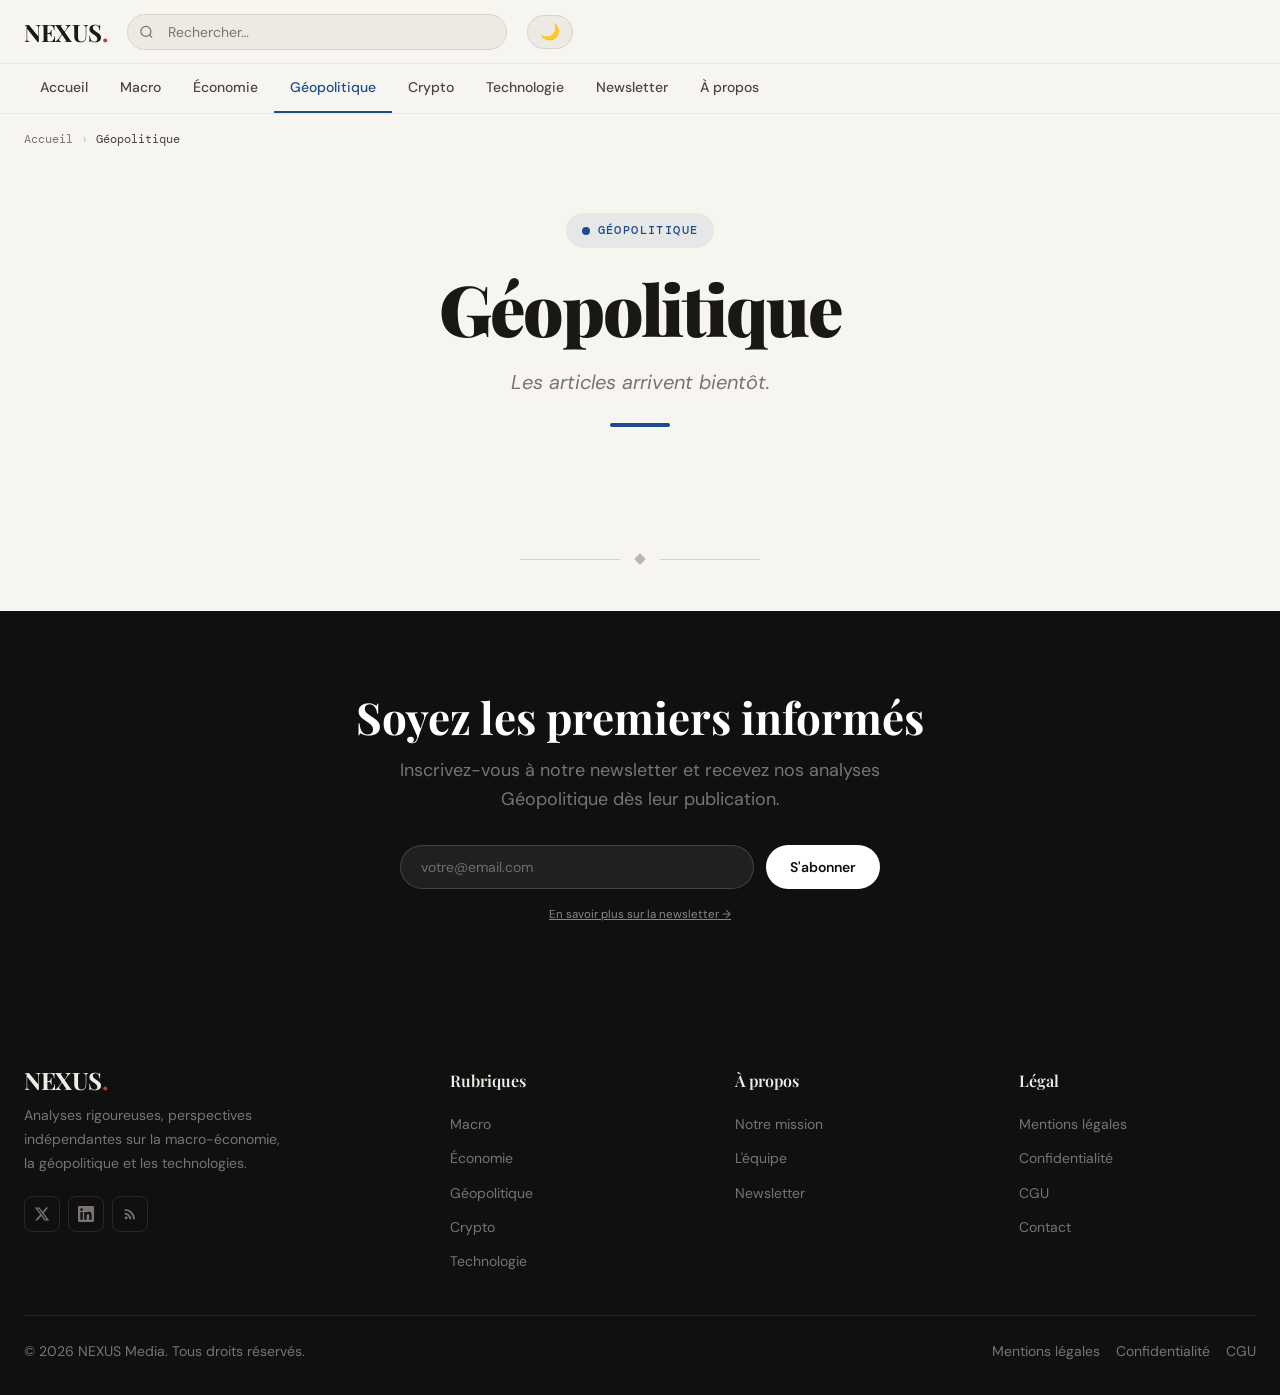
<file: geopolitique.html>
<!DOCTYPE html>
<html lang="fr" data-theme="light">
<head>
  <meta charset="UTF-8">
  <meta name="viewport" content="width=device-width, initial-scale=1.0">
  <link rel="icon" type="image/png" href="images/logo.png">
  <script>
    (function(){ var t=localStorage.getItem('nexus-theme'); if(t) document.documentElement.setAttribute('data-theme',t); })();
  </script>
  <title>Géopolitique — NEXUS</title>
  <meta property="og:title"       content="Géopolitique — NEXUS">
  <meta property="og:description" content="Analyses géopolitiques : relations internationales, conflits, diplomatie et puissances mondiales.">
  <meta property="og:type"        content="website">
  <meta property="og:url"         content="https://nexus-media.fr/geopolitique.html">
  <meta property="og:image"       content="https://nexus-media.fr/og-geopolitique.jpg">
  <meta name="twitter:card"        content="summary_large_image">
  <meta name="twitter:title"       content="Géopolitique — NEXUS">
  <meta name="twitter:description" content="Relations internationales, conflits, diplomatie et puissances mondiales.">
  <link rel="stylesheet" href="variables.css">
  <link rel="stylesheet" href="style.css">
  <style>
    :root { --page-accent: var(--accent-geo); --page-accent-soft: var(--accent-geo-soft); }

    .category-hero {
      padding: var(--space-16) var(--space-6) var(--space-20);
      text-align: center;
      max-width: 600px;
      margin: 0 auto;
    }
    .category-badge-lg {
      display: inline-flex;
      align-items: center;
      gap: var(--space-2);
      padding: var(--space-2) var(--space-4);
      border-radius: var(--radius-full);
      background: var(--page-accent-soft);
      color: var(--page-accent);
      font-family: var(--font-mono);
      font-size: var(--text-xs);
      font-weight: 500;
      letter-spacing: 0.12em;
      text-transform: uppercase;
      margin-bottom: var(--space-6);
    }
    .category-badge-lg::before {
      content: '';
      width: 8px;
      height: 8px;
      border-radius: var(--radius-full);
      background: var(--page-accent);
    }
    .category-title {
      font-family: var(--font-serif);
      font-size: var(--text-5xl);
      font-weight: 900;
      color: var(--text-primary);
      line-height: 1.05;
      letter-spacing: -0.03em;
      margin-bottom: var(--space-5);
    }
    .category-subtitle { font-size: var(--text-lg); color: var(--text-muted); font-style: italic; }
    .category-accent-line {
      width: 60px;
      height: 4px;
      background: var(--page-accent);
      border-radius: var(--radius-full);
      margin: var(--space-6) auto 0;
    }
    @media (max-width: 768px) { .category-title { font-size: var(--text-4xl); } }
  </style>
</head>
<body>
<div class="page-wrapper">

  <div id="reading-progress"></div>

  <header class="site-header">
    <div class="header-inner">
      <a href="index.html" class="logo">NEXUS<span class="logo-dot">.</span></a>
      <div class="header-search">
        <svg class="search-icon" viewBox="0 0 24 24" fill="none" stroke="currentColor" stroke-width="2"><circle cx="11" cy="11" r="8"/><path d="m21 21-4.35-4.35"/></svg>
        <input type="text" id="search-input" placeholder="Rechercher…" autocomplete="off">
        <div id="search-results" class="search-results"></div>
      </div>
      <div class="header-right">
        <button class="theme-toggle" id="theme-toggle" aria-label="Basculer le thème">
          <span class="theme-toggle-icon" id="theme-icon">🌙</span>
        </button>
        <button class="hamburger" id="hamburger" aria-label="Menu"><span></span><span></span><span></span></button>
      </div>
    </div>
  </header>

  <nav class="site-nav">
    <div class="nav-inner">
      <a href="index.html"        class="nav-link" data-cat="home">Accueil</a>
      <a href="macro.html"        class="nav-link" data-cat="macro">Macro</a>
      <a href="economie.html"     class="nav-link" data-cat="economy">Économie</a>
      <a href="geopolitique.html" class="nav-link" data-cat="geo">Géopolitique</a>
      <a href="crypto.html"       class="nav-link" data-cat="crypto">Crypto</a>
      <a href="technologie.html"  class="nav-link" data-cat="tech">Technologie</a>
      <a href="newsletter.html"   class="nav-link" data-cat="newsletter">Newsletter</a>
      <a href="about.html"        class="nav-link" data-cat="about">À propos</a>
    </div>
  </nav>

  <div class="mobile-nav-overlay" id="mobile-nav">
    <div class="mobile-nav-backdrop" id="mobile-nav-backdrop"></div>
    <div class="mobile-nav-panel">
      <div class="mobile-nav-header">
        <a href="index.html" class="logo" style="font-size:1.2rem">NEXUS<span class="logo-dot">.</span></a>
        <button class="mobile-nav-close" id="mobile-nav-close">✕</button>
      </div>
      <a href="index.html"        class="mobile-nav-link">Accueil</a>
      <a href="macro.html"        class="mobile-nav-link">Macro</a>
      <a href="economie.html"     class="mobile-nav-link">Économie</a>
      <a href="geopolitique.html" class="mobile-nav-link active">Géopolitique</a>
      <a href="crypto.html"       class="mobile-nav-link">Crypto</a>
      <a href="technologie.html"  class="mobile-nav-link">Technologie</a>
      <a href="newsletter.html"   class="mobile-nav-link">Newsletter</a>
      <a href="about.html"        class="mobile-nav-link">À propos</a>
    </div>
  </div>

  <main>
    <nav class="breadcrumb" aria-label="Fil d'ariane">
      <a href="index.html">Accueil</a>
      <span class="breadcrumb-sep">›</span>
      <span class="breadcrumb-current">Géopolitique</span>
    </nav>

    <div class="category-hero reveal">
      <div class="category-badge-lg">Géopolitique</div>
      <h1 class="category-title">Géopolitique</h1>
      <p class="category-subtitle">Les articles arrivent bientôt.</p>
      <div class="category-accent-line"></div>
    </div>

    <div class="deco-sep"><div class="deco-diamond"></div></div>

    <div class="newsletter-banner reveal">
      <h2 class="banner-title">Soyez les premiers informés</h2>
      <p class="banner-subtitle">Inscrivez-vous à notre newsletter et recevez nos analyses Géopolitique dès leur publication.</p>
      <form class="newsletter-form-inline" novalidate>
        <input type="email" placeholder="votre@email.com" autocomplete="email" required>
        <button type="submit" class="btn btn-dark">S'abonner</button>
      </form>
      <p class="newsletter-note"><a href="newsletter.html">En savoir plus sur la newsletter →</a></p>
    </div>
  </main>

  <footer class="site-footer">
    <div class="footer-inner">
      <div class="footer-top">
        <div class="footer-brand">
          <a href="index.html" class="logo">NEXUS<span class="logo-dot">.</span></a>
          <p class="footer-tagline">Analyses rigoureuses, perspectives indépendantes sur la macro-économie, la géopolitique et les technologies.</p>
          <div class="footer-social">
            <a href="#" aria-label="X"><svg viewBox="0 0 24 24" fill="currentColor"><path d="M18.244 2.25h3.308l-7.227 8.26 8.502 11.24H16.17l-5.214-6.817L4.99 21.75H1.68l7.73-8.835L1.254 2.25H8.08l4.713 6.231zm-1.161 17.52h1.833L7.084 4.126H5.117z"/></svg></a>
            <a href="#" aria-label="LinkedIn"><svg viewBox="0 0 24 24" fill="currentColor"><path d="M20.447 20.452h-3.554v-5.569c0-1.328-.027-3.037-1.852-3.037-1.853 0-2.136 1.445-2.136 2.939v5.667H9.351V9h3.414v1.561h.046c.477-.9 1.637-1.85 3.37-1.85 3.601 0 4.267 2.37 4.267 5.455v6.286zM5.337 7.433a2.062 2.062 0 01-2.063-2.065 2.064 2.064 0 112.063 2.065zm1.782 13.019H3.555V9h3.564v11.452zM22.225 0H1.771C.792 0 0 .774 0 1.729v20.542C0 23.227.792 24 1.771 24h20.451C23.2 24 24 23.227 24 22.271V1.729C24 .774 23.2 0 22.222 0h.003z"/></svg></a>
            <a href="#" aria-label="RSS"><svg viewBox="0 0 24 24" fill="currentColor"><path d="M6.18 15.64a2.18 2.18 0 0 1 2.18 2.18C8.36 19.01 7.38 20 6.18 20C4.98 20 4 19.01 4 17.82a2.18 2.18 0 0 1 2.18-2.18M4 4.44A15.56 15.56 0 0 1 19.56 20h-2.83A12.73 12.73 0 0 0 4 7.27V4.44m0 5.66a9.9 9.9 0 0 1 9.9 9.9h-2.83A7.07 7.07 0 0 0 4 12.93V10.1z"/></svg></a>
          </div>
        </div>
        <div class="footer-col"><h4>Rubriques</h4><ul><li><a href="macro.html">Macro</a></li><li><a href="economie.html">Économie</a></li><li><a href="geopolitique.html">Géopolitique</a></li><li><a href="crypto.html">Crypto</a></li><li><a href="technologie.html">Technologie</a></li></ul></div>
        <div class="footer-col"><h4>À propos</h4><ul><li><a href="about.html">Notre mission</a></li><li><a href="about.html">L'équipe</a></li><li><a href="newsletter.html">Newsletter</a></li></ul></div>
        <div class="footer-col"><h4>Légal</h4><ul><li><a href="#">Mentions légales</a></li><li><a href="#">Confidentialité</a></li><li><a href="#">CGU</a></li><li><a href="#">Contact</a></li></ul></div>
      </div>
      <div class="footer-bottom">
        <p class="footer-copy">© 2026 NEXUS Media. Tous droits réservés.</p>
        <nav class="footer-legal"><a href="#">Mentions légales</a><a href="#">Confidentialité</a><a href="#">CGU</a></nav>
      </div>
    </div>
  </footer>

</div>
<button id="back-to-top" aria-label="Retour en haut">
  <svg viewBox="0 0 24 24" fill="none" stroke="currentColor" stroke-width="2.5"><path d="M18 15l-6-6-6 6"/></svg>
</button>
<script src="main.js"></script>
</body>
</html>
</file>
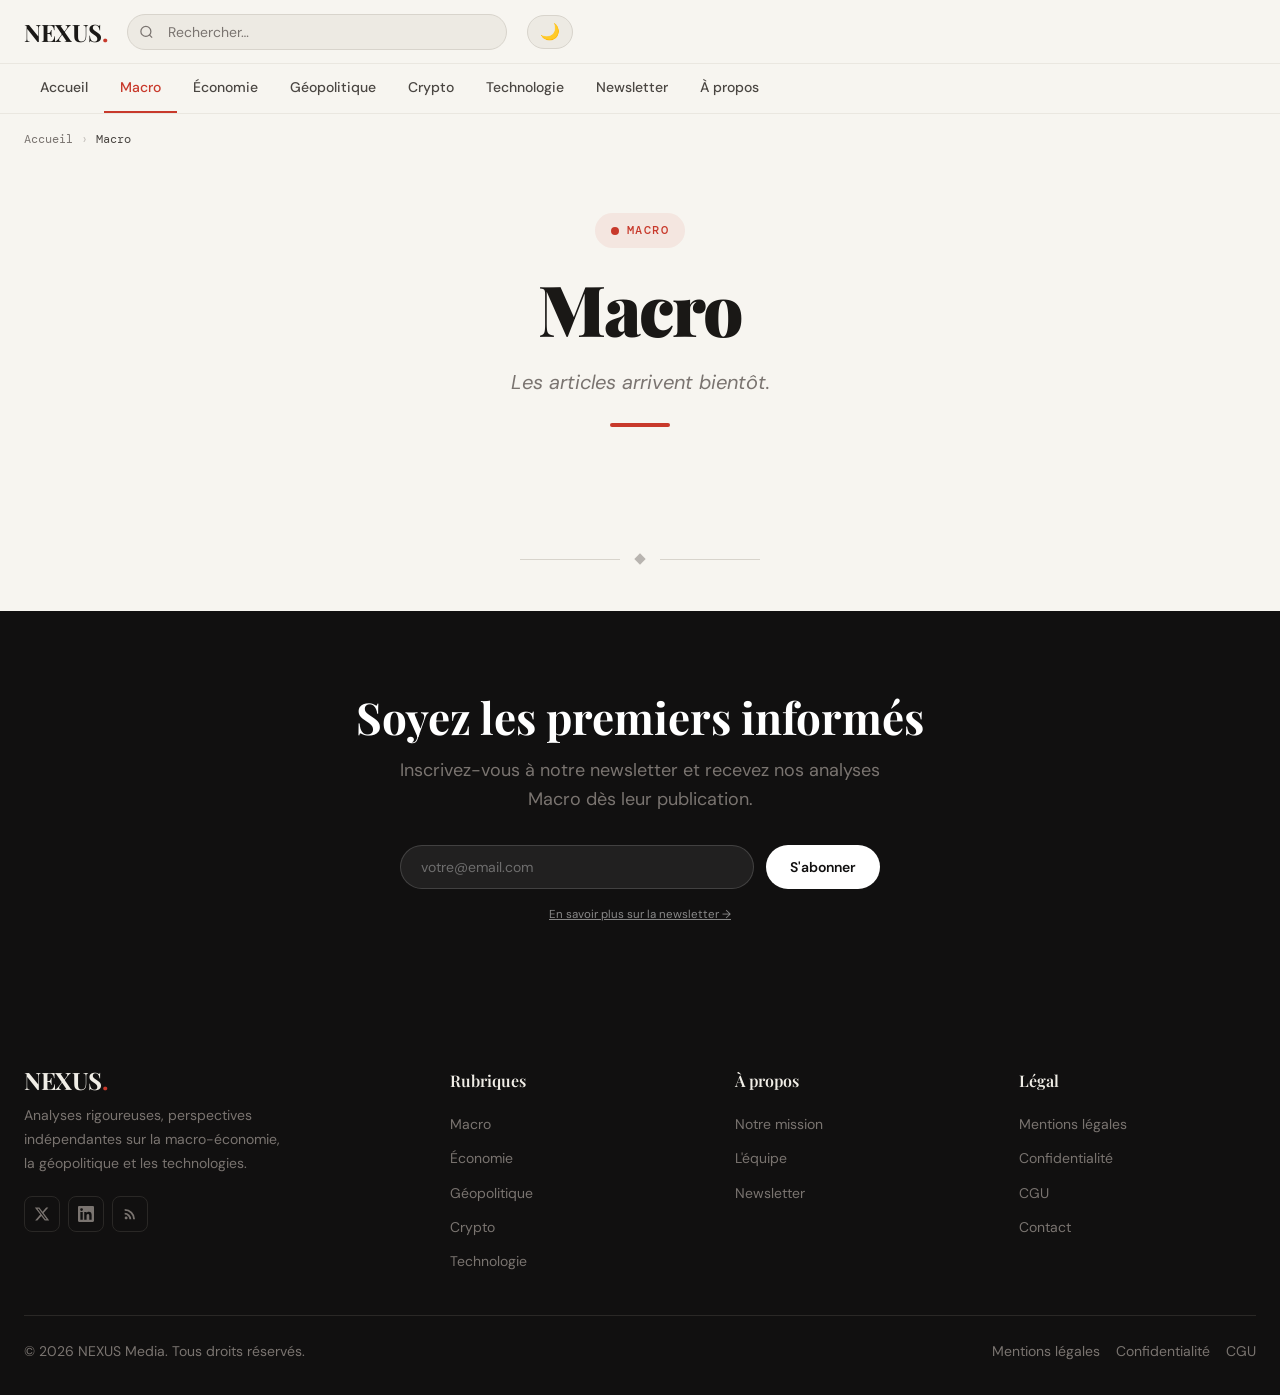
<file: macro.html>
<!DOCTYPE html>
<html lang="fr" data-theme="light">
<head>
  <meta charset="UTF-8">
  <meta name="viewport" content="width=device-width, initial-scale=1.0">
  <link rel="icon" type="image/png" href="images/logo.png">
  <script>
    (function(){ var t=localStorage.getItem('nexus-theme'); if(t) document.documentElement.setAttribute('data-theme',t); })();
  </script>
  <title>Macro — NEXUS</title>
  <meta property="og:title"       content="Macro — NEXUS">
  <meta property="og:description" content="Analyses macro-économiques : banques centrales, cycles économiques, politique monétaire et marchés.">
  <meta property="og:type"        content="website">
  <meta property="og:url"         content="https://nexus-media.fr/macro.html">
  <meta property="og:image"       content="https://nexus-media.fr/og-macro.jpg">
  <meta name="twitter:card"        content="summary_large_image">
  <meta name="twitter:title"       content="Macro — NEXUS">
  <meta name="twitter:description" content="Banques centrales, cycles économiques, politique monétaire.">
  <link rel="stylesheet" href="variables.css">
  <link rel="stylesheet" href="style.css">
  <style>
    :root { --page-accent: var(--accent-macro); --page-accent-soft: var(--accent-macro-soft); }

    .category-hero {
      padding: var(--space-16) var(--space-6) var(--space-20);
      text-align: center;
      max-width: 600px;
      margin: 0 auto;
    }
    .category-badge-lg {
      display: inline-flex;
      align-items: center;
      gap: var(--space-2);
      padding: var(--space-2) var(--space-4);
      border-radius: var(--radius-full);
      background: var(--page-accent-soft);
      color: var(--page-accent);
      font-family: var(--font-mono);
      font-size: var(--text-xs);
      font-weight: 500;
      letter-spacing: 0.12em;
      text-transform: uppercase;
      margin-bottom: var(--space-6);
    }
    .category-badge-lg::before {
      content: '';
      width: 8px;
      height: 8px;
      border-radius: var(--radius-full);
      background: var(--page-accent);
    }
    .category-title {
      font-family: var(--font-serif);
      font-size: var(--text-5xl);
      font-weight: 900;
      color: var(--text-primary);
      line-height: 1.05;
      letter-spacing: -0.03em;
      margin-bottom: var(--space-5);
    }
    .category-subtitle {
      font-size: var(--text-lg);
      color: var(--text-muted);
      font-style: italic;
    }

    /* Ligne décorative accent */
    .category-accent-line {
      width: 60px;
      height: 4px;
      background: var(--page-accent);
      border-radius: var(--radius-full);
      margin: var(--space-6) auto 0;
    }

    @media (max-width: 768px) {
      .category-title { font-size: var(--text-4xl); }
    }
  </style>
</head>
<body>
<div class="page-wrapper">

  <div id="reading-progress"></div>

  <!-- HEADER -->
  <header class="site-header">
    <div class="header-inner">
      <a href="index.html" class="logo">NEXUS<span class="logo-dot">.</span></a>
      <div class="header-search">
        <svg class="search-icon" viewBox="0 0 24 24" fill="none" stroke="currentColor" stroke-width="2">
          <circle cx="11" cy="11" r="8"/><path d="m21 21-4.35-4.35"/>
        </svg>
        <input type="text" id="search-input" placeholder="Rechercher…" autocomplete="off">
        <div id="search-results" class="search-results"></div>
      </div>
      <div class="header-right">
        <button class="theme-toggle" id="theme-toggle" aria-label="Basculer le thème">
          <span class="theme-toggle-icon" id="theme-icon">🌙</span>
        </button>
        <button class="hamburger" id="hamburger" aria-label="Menu">
          <span></span><span></span><span></span>
        </button>
      </div>
    </div>
  </header>

  <!-- NAVIGATION -->
  <nav class="site-nav">
    <div class="nav-inner">
      <a href="index.html"        class="nav-link" data-cat="home">Accueil</a>
      <a href="macro.html"        class="nav-link" data-cat="macro">Macro</a>
      <a href="economie.html"     class="nav-link" data-cat="economy">Économie</a>
      <a href="geopolitique.html" class="nav-link" data-cat="geo">Géopolitique</a>
      <a href="crypto.html"       class="nav-link" data-cat="crypto">Crypto</a>
      <a href="technologie.html"  class="nav-link" data-cat="tech">Technologie</a>
      <a href="newsletter.html"   class="nav-link" data-cat="newsletter">Newsletter</a>
      <a href="about.html"        class="nav-link" data-cat="about">À propos</a>
    </div>
  </nav>

  <!-- MOBILE NAV -->
  <div class="mobile-nav-overlay" id="mobile-nav">
    <div class="mobile-nav-backdrop" id="mobile-nav-backdrop"></div>
    <div class="mobile-nav-panel">
      <div class="mobile-nav-header">
        <a href="index.html" class="logo" style="font-size:1.2rem">NEXUS<span class="logo-dot">.</span></a>
        <button class="mobile-nav-close" id="mobile-nav-close">✕</button>
      </div>
      <a href="index.html"        class="mobile-nav-link">Accueil</a>
      <a href="macro.html"        class="mobile-nav-link active">Macro</a>
      <a href="economie.html"     class="mobile-nav-link">Économie</a>
      <a href="geopolitique.html" class="mobile-nav-link">Géopolitique</a>
      <a href="crypto.html"       class="mobile-nav-link">Crypto</a>
      <a href="technologie.html"  class="mobile-nav-link">Technologie</a>
      <a href="newsletter.html"   class="mobile-nav-link">Newsletter</a>
      <a href="about.html"        class="mobile-nav-link">À propos</a>
    </div>
  </div>

  <main>

    <!-- Fil d'ariane -->
    <nav class="breadcrumb" aria-label="Fil d'ariane">
      <a href="index.html">Accueil</a>
      <span class="breadcrumb-sep">›</span>
      <span class="breadcrumb-current">Macro</span>
    </nav>

    <!-- Hero catégorie -->
    <div class="category-hero reveal">
      <div class="category-badge-lg">Macro</div>
      <h1 class="category-title">Macro</h1>
      <p class="category-subtitle">Les articles arrivent bientôt.</p>
      <div class="category-accent-line"></div>
    </div>

    <!-- Séparateur décoratif -->
    <div class="deco-sep"><div class="deco-diamond"></div></div>

    <!-- Bandeau newsletter -->
    <div class="newsletter-banner reveal">
      <h2 class="banner-title">Soyez les premiers informés</h2>
      <p class="banner-subtitle">Inscrivez-vous à notre newsletter et recevez nos analyses Macro dès leur publication.</p>
      <form class="newsletter-form-inline" novalidate>
        <input type="email" placeholder="votre@email.com" autocomplete="email" required>
        <button type="submit" class="btn btn-dark">S'abonner</button>
      </form>
      <p class="newsletter-note"><a href="newsletter.html">En savoir plus sur la newsletter →</a></p>
    </div>

  </main>

  <!-- FOOTER -->
  <footer class="site-footer">
    <div class="footer-inner">
      <div class="footer-top">
        <div class="footer-brand">
          <a href="index.html" class="logo">NEXUS<span class="logo-dot">.</span></a>
          <p class="footer-tagline">Analyses rigoureuses, perspectives indépendantes sur la macro-économie, la géopolitique et les technologies.</p>
          <div class="footer-social">
            <a href="#" aria-label="X"><svg viewBox="0 0 24 24" fill="currentColor"><path d="M18.244 2.25h3.308l-7.227 8.26 8.502 11.24H16.17l-5.214-6.817L4.99 21.75H1.68l7.73-8.835L1.254 2.25H8.08l4.713 6.231zm-1.161 17.52h1.833L7.084 4.126H5.117z"/></svg></a>
            <a href="#" aria-label="LinkedIn"><svg viewBox="0 0 24 24" fill="currentColor"><path d="M20.447 20.452h-3.554v-5.569c0-1.328-.027-3.037-1.852-3.037-1.853 0-2.136 1.445-2.136 2.939v5.667H9.351V9h3.414v1.561h.046c.477-.9 1.637-1.85 3.37-1.85 3.601 0 4.267 2.37 4.267 5.455v6.286zM5.337 7.433a2.062 2.062 0 01-2.063-2.065 2.064 2.064 0 112.063 2.065zm1.782 13.019H3.555V9h3.564v11.452zM22.225 0H1.771C.792 0 0 .774 0 1.729v20.542C0 23.227.792 24 1.771 24h20.451C23.2 24 24 23.227 24 22.271V1.729C24 .774 23.2 0 22.222 0h.003z"/></svg></a>
            <a href="#" aria-label="RSS"><svg viewBox="0 0 24 24" fill="currentColor"><path d="M6.18 15.64a2.18 2.18 0 0 1 2.18 2.18C8.36 19.01 7.38 20 6.18 20C4.98 20 4 19.01 4 17.82a2.18 2.18 0 0 1 2.18-2.18M4 4.44A15.56 15.56 0 0 1 19.56 20h-2.83A12.73 12.73 0 0 0 4 7.27V4.44m0 5.66a9.9 9.9 0 0 1 9.9 9.9h-2.83A7.07 7.07 0 0 0 4 12.93V10.1z"/></svg></a>
          </div>
        </div>
        <div class="footer-col"><h4>Rubriques</h4><ul><li><a href="macro.html">Macro</a></li><li><a href="economie.html">Économie</a></li><li><a href="geopolitique.html">Géopolitique</a></li><li><a href="crypto.html">Crypto</a></li><li><a href="technologie.html">Technologie</a></li></ul></div>
        <div class="footer-col"><h4>À propos</h4><ul><li><a href="about.html">Notre mission</a></li><li><a href="about.html">L'équipe</a></li><li><a href="newsletter.html">Newsletter</a></li></ul></div>
        <div class="footer-col"><h4>Légal</h4><ul><li><a href="#">Mentions légales</a></li><li><a href="#">Confidentialité</a></li><li><a href="#">CGU</a></li><li><a href="#">Contact</a></li></ul></div>
      </div>
      <div class="footer-bottom">
        <p class="footer-copy">© 2026 NEXUS Media. Tous droits réservés.</p>
        <nav class="footer-legal"><a href="#">Mentions légales</a><a href="#">Confidentialité</a><a href="#">CGU</a></nav>
      </div>
    </div>
  </footer>

</div>

<button id="back-to-top" aria-label="Retour en haut">
  <svg viewBox="0 0 24 24" fill="none" stroke="currentColor" stroke-width="2.5"><path d="M18 15l-6-6-6 6"/></svg>
</button>

<script src="main.js"></script>
</body>
</html>
</file>
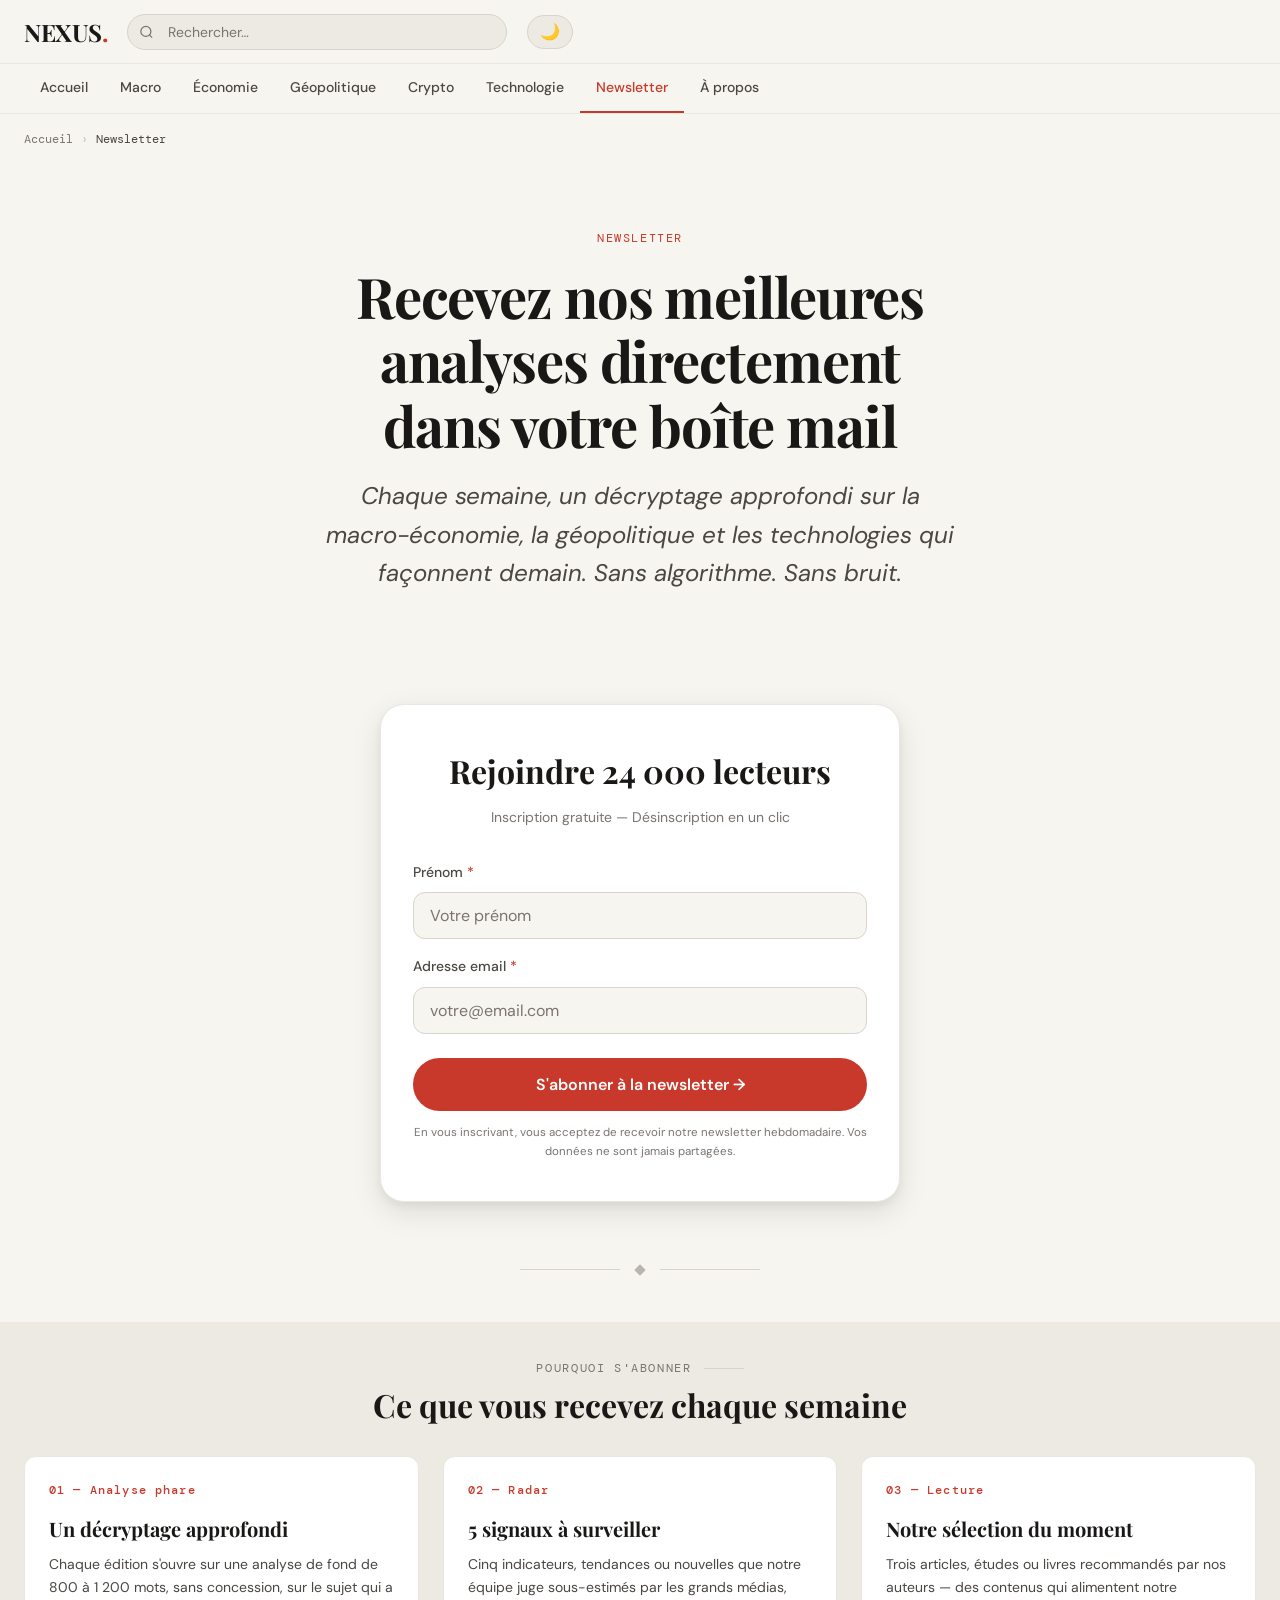
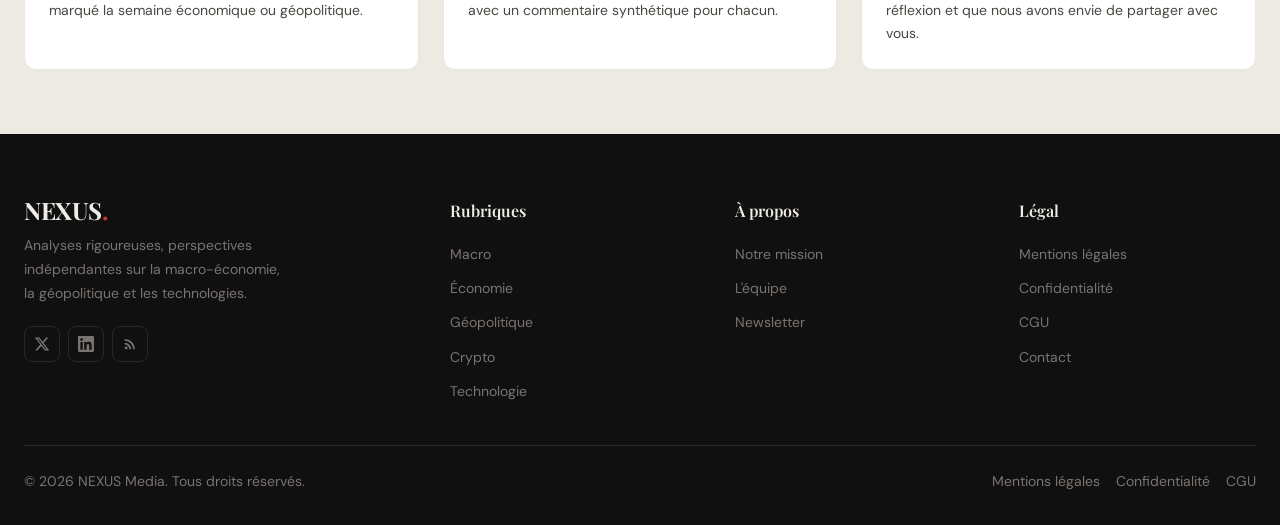
<file: newsletter.html>
<!DOCTYPE html>
<html lang="fr" data-theme="light">
<head>
  <meta charset="UTF-8">
  <meta name="viewport" content="width=device-width, initial-scale=1.0">
  <link rel="icon" type="image/png" href="images/logo.png">
  <script>
    (function(){ var t=localStorage.getItem('nexus-theme'); if(t) document.documentElement.setAttribute('data-theme',t); })();
  </script>
  <title>Newsletter — NEXUS</title>
  <meta property="og:title"       content="Newsletter NEXUS">
  <meta property="og:description" content="Recevez nos meilleures analyses directement dans votre boîte mail. Chaque semaine, essentiel.">
  <meta property="og:type"        content="website">
  <meta property="og:url"         content="https://nexus-media.fr/newsletter.html">
  <meta property="og:image"       content="https://nexus-media.fr/og-newsletter.jpg">
  <meta name="twitter:card"        content="summary_large_image">
  <meta name="twitter:title"       content="Newsletter NEXUS">
  <meta name="twitter:description" content="Recevez nos meilleures analyses chaque semaine.">
  <link rel="stylesheet" href="variables.css">
  <link rel="stylesheet" href="style.css">
  <style>
    /* ---- Page hero newsletter ---- */
    .nl-hero {
      padding: var(--space-20) var(--space-6) var(--space-16);
      text-align: center;
      max-width: 680px;
      margin: 0 auto;
    }
    .nl-label {
      font-family: var(--font-mono);
      font-size: var(--text-xs);
      text-transform: uppercase;
      letter-spacing: 0.14em;
      color: var(--accent-news);
      margin-bottom: var(--space-4);
      display: block;
    }
    .nl-title {
      font-family: var(--font-serif);
      font-size: var(--text-4xl);
      font-weight: 700;
      color: var(--text-primary);
      line-height: 1.15;
      margin-bottom: var(--space-5);
      letter-spacing: -0.02em;
    }
    .nl-subtitle {
      font-size: var(--text-xl);
      color: var(--text-secondary);
      line-height: 1.6;
      margin-bottom: var(--space-12);
      font-style: italic;
    }

    /* ---- Formulaire principal ---- */
    .nl-form-card {
      background: var(--bg-card);
      border: 1px solid var(--border-subtle);
      border-radius: var(--radius-2xl);
      padding: var(--space-10) var(--space-8);
      max-width: 520px;
      margin: 0 auto var(--space-16);
      box-shadow: var(--shadow-lg);
    }
    .nl-form-title {
      font-family: var(--font-serif);
      font-size: var(--text-2xl);
      font-weight: 700;
      color: var(--text-primary);
      text-align: center;
      margin-bottom: var(--space-2);
    }
    .nl-form-desc {
      font-size: var(--text-sm);
      color: var(--text-muted);
      text-align: center;
      margin-bottom: var(--space-8);
    }

    .nl-form { display: flex; flex-direction: column; gap: var(--space-4); }

    .form-group { display: flex; flex-direction: column; gap: var(--space-2); }
    .form-label {
      font-size: var(--text-sm);
      font-weight: 500;
      color: var(--text-secondary);
    }
    .form-input {
      padding: var(--space-3) var(--space-4);
      border-radius: var(--radius-lg);
      border: 1.5px solid var(--border-color);
      background: var(--bg-primary);
      color: var(--text-primary);
      font-size: var(--text-base);
      outline: none;
      transition: border-color var(--transition-fast), box-shadow var(--transition-fast);
    }
    .form-input::placeholder { color: var(--text-muted); }
    .form-input:focus {
      border-color: var(--accent-news);
      box-shadow: 0 0 0 3px var(--accent-home-soft);
    }
    .form-input.error {
      border-color: #C8392B;
      box-shadow: 0 0 0 3px rgba(200, 57, 43, 0.08);
    }
    .form-error {
      font-size: var(--text-xs);
      color: #C8392B;
      display: none;
    }
    .form-error.visible { display: block; }

    .nl-submit {
      width: 100%;
      padding: var(--space-4);
      border-radius: var(--radius-full);
      background: var(--accent-news);
      color: #fff;
      font-size: var(--text-base);
      font-weight: 600;
      font-family: var(--font-sans);
      border: none;
      cursor: pointer;
      margin-top: var(--space-2);
      transition: transform var(--transition-fast), box-shadow var(--transition-fast), background-color var(--transition-fast);
    }
    .nl-submit:hover { transform: translateY(-2px); box-shadow: var(--shadow-md); }
    .nl-submit:active { transform: translateY(0); }
    .nl-submit:disabled { opacity: 0.7; cursor: not-allowed; transform: none; }

    .nl-note {
      font-size: var(--text-xs);
      color: var(--text-muted);
      text-align: center;
      margin-top: var(--space-3);
    }

    /* ---- Message de confirmation ---- */
    .nl-success {
      display: none;
      text-align: center;
      padding: var(--space-8) var(--space-6);
      animation: fadeInUp 0.4s ease;
    }
    .nl-success.visible { display: block; }
    .nl-success-icon {
      width: 64px;
      height: 64px;
      border-radius: var(--radius-full);
      background: rgba(26, 107, 74, 0.1);
      color: var(--accent-economy);
      display: flex;
      align-items: center;
      justify-content: center;
      margin: 0 auto var(--space-5);
    }
    .nl-success-icon svg { width: 32px; height: 32px; }
    .nl-success-title {
      font-family: var(--font-serif);
      font-size: var(--text-2xl);
      font-weight: 700;
      color: var(--text-primary);
      margin-bottom: var(--space-3);
    }
    .nl-success-text { font-size: var(--text-md); color: var(--text-secondary); line-height: 1.6; }

    /* ---- Avantages ---- */
    .nl-features { padding: var(--space-8) 0 var(--space-16); background: var(--bg-secondary); }
    .nl-features-grid {
      display: grid;
      grid-template-columns: repeat(3, 1fr);
      gap: var(--space-6);
    }
    .nl-feature {
      background: var(--bg-card);
      border-radius: var(--radius-lg);
      border: 1px solid var(--border-subtle);
      padding: var(--space-6);
    }
    .nl-feature-num {
      font-family: var(--font-mono);
      font-size: var(--text-xs);
      color: var(--accent-news);
      font-weight: 500;
      margin-bottom: var(--space-3);
      letter-spacing: 0.1em;
    }
    .nl-feature-title {
      font-family: var(--font-serif);
      font-size: var(--text-lg);
      font-weight: 700;
      color: var(--text-primary);
      margin-bottom: var(--space-2);
    }
    .nl-feature-text { font-size: var(--text-sm); color: var(--text-secondary); line-height: 1.65; }

    /* Responsive */
    @media (max-width: 768px) {
      .nl-title          { font-size: var(--text-3xl); }
      .nl-form-card      { padding: var(--space-6); margin: 0 var(--space-4) var(--space-12); }
      .nl-features-grid  { grid-template-columns: 1fr; }
    }
  </style>
</head>
<body>
<div class="page-wrapper">

  <div id="reading-progress"></div>

  <!-- HEADER -->
  <header class="site-header">
    <div class="header-inner">
      <a href="index.html" class="logo">NEXUS<span class="logo-dot">.</span></a>
      <div class="header-search">
        <svg class="search-icon" viewBox="0 0 24 24" fill="none" stroke="currentColor" stroke-width="2">
          <circle cx="11" cy="11" r="8"/><path d="m21 21-4.35-4.35"/>
        </svg>
        <input type="text" id="search-input" placeholder="Rechercher…" autocomplete="off">
        <div id="search-results" class="search-results"></div>
      </div>
      <div class="header-right">
        <button class="theme-toggle" id="theme-toggle" aria-label="Basculer le thème">
          <span class="theme-toggle-icon" id="theme-icon">🌙</span>
        </button>
        <button class="hamburger" id="hamburger" aria-label="Menu">
          <span></span><span></span><span></span>
        </button>
      </div>
    </div>
  </header>

  <!-- NAVIGATION -->
  <nav class="site-nav">
    <div class="nav-inner">
      <a href="index.html"        class="nav-link" data-cat="home">Accueil</a>
      <a href="macro.html"        class="nav-link" data-cat="macro">Macro</a>
      <a href="economie.html"     class="nav-link" data-cat="economy">Économie</a>
      <a href="geopolitique.html" class="nav-link" data-cat="geo">Géopolitique</a>
      <a href="crypto.html"       class="nav-link" data-cat="crypto">Crypto</a>
      <a href="technologie.html"  class="nav-link" data-cat="tech">Technologie</a>
      <a href="newsletter.html"   class="nav-link" data-cat="newsletter">Newsletter</a>
      <a href="about.html"        class="nav-link" data-cat="about">À propos</a>
    </div>
  </nav>

  <!-- MOBILE NAV -->
  <div class="mobile-nav-overlay" id="mobile-nav">
    <div class="mobile-nav-backdrop" id="mobile-nav-backdrop"></div>
    <div class="mobile-nav-panel">
      <div class="mobile-nav-header">
        <a href="index.html" class="logo" style="font-size:1.2rem">NEXUS<span class="logo-dot">.</span></a>
        <button class="mobile-nav-close" id="mobile-nav-close">✕</button>
      </div>
      <a href="index.html"        class="mobile-nav-link">Accueil</a>
      <a href="macro.html"        class="mobile-nav-link">Macro</a>
      <a href="economie.html"     class="mobile-nav-link">Économie</a>
      <a href="geopolitique.html" class="mobile-nav-link">Géopolitique</a>
      <a href="crypto.html"       class="mobile-nav-link">Crypto</a>
      <a href="technologie.html"  class="mobile-nav-link">Technologie</a>
      <a href="newsletter.html"   class="mobile-nav-link active">Newsletter</a>
      <a href="about.html"        class="mobile-nav-link">À propos</a>
    </div>
  </div>

  <main>

    <!-- Fil d'ariane -->
    <nav class="breadcrumb" aria-label="Fil d'ariane">
      <a href="index.html">Accueil</a>
      <span class="breadcrumb-sep">›</span>
      <span class="breadcrumb-current">Newsletter</span>
    </nav>

    <!-- Hero -->
    <div class="nl-hero reveal">
      <span class="nl-label">Newsletter</span>
      <h1 class="nl-title">Recevez nos meilleures analyses directement dans votre boîte mail</h1>
      <p class="nl-subtitle">Chaque semaine, un décryptage approfondi sur la macro-économie, la géopolitique et les technologies qui façonnent demain. Sans algorithme. Sans bruit.</p>
    </div>

    <!-- Formulaire d'inscription -->
    <div class="nl-form-card reveal">

      <!-- Formulaire (visible par défaut) -->
      <div id="nl-form-wrapper">
        <div class="nl-form-title">Rejoindre 24 000 lecteurs</div>
        <p class="nl-form-desc">Inscription gratuite — Désinscription en un clic</p>

        <form class="nl-form" id="newsletter-full-form" novalidate>
          <div class="form-group">
            <label class="form-label" for="nl-firstname">Prénom <span style="color:var(--accent-news)">*</span></label>
            <input
              type="text"
              id="nl-firstname"
              class="form-input"
              placeholder="Votre prénom"
              autocomplete="given-name"
              required
            >
            <span class="form-error" id="err-firstname">Veuillez saisir votre prénom.</span>
          </div>

          <div class="form-group">
            <label class="form-label" for="nl-email">Adresse email <span style="color:var(--accent-news)">*</span></label>
            <input
              type="email"
              id="nl-email"
              class="form-input"
              placeholder="votre@email.com"
              autocomplete="email"
              required
            >
            <span class="form-error" id="err-email">Veuillez saisir une adresse email valide.</span>
          </div>

          <button type="submit" class="nl-submit" id="nl-submit-btn">
            S'abonner à la newsletter →
          </button>
        </form>

        <p class="nl-note">En vous inscrivant, vous acceptez de recevoir notre newsletter hebdomadaire. Vos données ne sont jamais partagées.</p>
      </div>

      <!-- Message de succès (caché par défaut) -->
      <div class="nl-success" id="nl-success">
        <div class="nl-success-icon">
          <svg viewBox="0 0 24 24" fill="none" stroke="currentColor" stroke-width="2">
            <polyline points="20 6 9 17 4 12"/>
          </svg>
        </div>
        <div class="nl-success-title">Bienvenue dans la communauté NEXUS !</div>
        <p class="nl-success-text">
          Votre inscription a bien été enregistrée. Vous recevrez votre première newsletter dès dimanche prochain.<br><br>
          En attendant, <a href="index.html" style="color:var(--accent-news);text-decoration:underline">découvrez nos dernières analyses →</a>
        </p>
      </div>

    </div><!-- /.nl-form-card -->

    <!-- Séparateur -->
    <div class="deco-sep"><div class="deco-diamond"></div></div>

    <!-- Avantages de la newsletter -->
    <section class="nl-features">
      <div class="container">
        <div class="section-header" style="text-align:center">
          <div class="section-label" style="justify-content:center">Pourquoi s'abonner</div>
          <h2 class="section-title">Ce que vous recevez chaque semaine</h2>
        </div>
        <div class="nl-features-grid">
          <div class="nl-feature reveal">
            <div class="nl-feature-num">01 — Analyse phare</div>
            <div class="nl-feature-title">Un décryptage approfondi</div>
            <p class="nl-feature-text">Chaque édition s'ouvre sur une analyse de fond de 800 à 1 200 mots, sans concession, sur le sujet qui a marqué la semaine économique ou géopolitique.</p>
          </div>
          <div class="nl-feature reveal reveal-delay-2">
            <div class="nl-feature-num">02 — Radar</div>
            <div class="nl-feature-title">5 signaux à surveiller</div>
            <p class="nl-feature-text">Cinq indicateurs, tendances ou nouvelles que notre équipe juge sous-estimés par les grands médias, avec un commentaire synthétique pour chacun.</p>
          </div>
          <div class="nl-feature reveal reveal-delay-4">
            <div class="nl-feature-num">03 — Lecture</div>
            <div class="nl-feature-title">Notre sélection du moment</div>
            <p class="nl-feature-text">Trois articles, études ou livres recommandés par nos auteurs — des contenus qui alimentent notre réflexion et que nous avons envie de partager avec vous.</p>
          </div>
        </div>
      </div>
    </section>

  </main>

  <!-- FOOTER -->
  <footer class="site-footer">
    <div class="footer-inner">
      <div class="footer-top">
        <div class="footer-brand">
          <a href="index.html" class="logo">NEXUS<span class="logo-dot">.</span></a>
          <p class="footer-tagline">Analyses rigoureuses, perspectives indépendantes sur la macro-économie, la géopolitique et les technologies.</p>
          <div class="footer-social">
            <a href="#" aria-label="X"><svg viewBox="0 0 24 24" fill="currentColor"><path d="M18.244 2.25h3.308l-7.227 8.26 8.502 11.24H16.17l-5.214-6.817L4.99 21.75H1.68l7.73-8.835L1.254 2.25H8.08l4.713 6.231zm-1.161 17.52h1.833L7.084 4.126H5.117z"/></svg></a>
            <a href="#" aria-label="LinkedIn"><svg viewBox="0 0 24 24" fill="currentColor"><path d="M20.447 20.452h-3.554v-5.569c0-1.328-.027-3.037-1.852-3.037-1.853 0-2.136 1.445-2.136 2.939v5.667H9.351V9h3.414v1.561h.046c.477-.9 1.637-1.85 3.37-1.85 3.601 0 4.267 2.37 4.267 5.455v6.286zM5.337 7.433a2.062 2.062 0 01-2.063-2.065 2.064 2.064 0 112.063 2.065zm1.782 13.019H3.555V9h3.564v11.452zM22.225 0H1.771C.792 0 0 .774 0 1.729v20.542C0 23.227.792 24 1.771 24h20.451C23.2 24 24 23.227 24 22.271V1.729C24 .774 23.2 0 22.222 0h.003z"/></svg></a>
            <a href="#" aria-label="RSS"><svg viewBox="0 0 24 24" fill="currentColor"><path d="M6.18 15.64a2.18 2.18 0 0 1 2.18 2.18C8.36 19.01 7.38 20 6.18 20C4.98 20 4 19.01 4 17.82a2.18 2.18 0 0 1 2.18-2.18M4 4.44A15.56 15.56 0 0 1 19.56 20h-2.83A12.73 12.73 0 0 0 4 7.27V4.44m0 5.66a9.9 9.9 0 0 1 9.9 9.9h-2.83A7.07 7.07 0 0 0 4 12.93V10.1z"/></svg></a>
          </div>
        </div>
        <div class="footer-col"><h4>Rubriques</h4><ul><li><a href="macro.html">Macro</a></li><li><a href="economie.html">Économie</a></li><li><a href="geopolitique.html">Géopolitique</a></li><li><a href="crypto.html">Crypto</a></li><li><a href="technologie.html">Technologie</a></li></ul></div>
        <div class="footer-col"><h4>À propos</h4><ul><li><a href="about.html">Notre mission</a></li><li><a href="about.html">L'équipe</a></li><li><a href="newsletter.html">Newsletter</a></li></ul></div>
        <div class="footer-col"><h4>Légal</h4><ul><li><a href="#">Mentions légales</a></li><li><a href="#">Confidentialité</a></li><li><a href="#">CGU</a></li><li><a href="#">Contact</a></li></ul></div>
      </div>
      <div class="footer-bottom">
        <p class="footer-copy">© 2026 NEXUS Media. Tous droits réservés.</p>
        <nav class="footer-legal"><a href="#">Mentions légales</a><a href="#">Confidentialité</a><a href="#">CGU</a></nav>
      </div>
    </div>
  </footer>

</div>

<button id="back-to-top" aria-label="Retour en haut">
  <svg viewBox="0 0 24 24" fill="none" stroke="currentColor" stroke-width="2.5"><path d="M18 15l-6-6-6 6"/></svg>
</button>

<script src="main.js"></script>
<script>
  /* ---- Validation et soumission du formulaire newsletter ---- */
  (function () {
    const form       = document.getElementById('newsletter-full-form');
    const firstInput = document.getElementById('nl-firstname');
    const emailInput = document.getElementById('nl-email');
    const errFirst   = document.getElementById('err-firstname');
    const errEmail   = document.getElementById('err-email');
    const submitBtn  = document.getElementById('nl-submit-btn');
    const formWrap   = document.getElementById('nl-form-wrapper');
    const successMsg = document.getElementById('nl-success');

    function validateEmail(val) {
      return /^[^\s@]+@[^\s@]+\.[^\s@]+$/.test(val.trim());
    }

    function setError(input, errEl, show) {
      input.classList.toggle('error', show);
      errEl.classList.toggle('visible', show);
    }

    // Effacer l'erreur au focus
    firstInput.addEventListener('focus', () => setError(firstInput, errFirst, false));
    emailInput.addEventListener('focus', () => setError(emailInput, errEmail, false));

    form.addEventListener('submit', (e) => {
      e.preventDefault();

      let valid = true;

      if (!firstInput.value.trim()) {
        setError(firstInput, errFirst, true);
        valid = false;
      }

      if (!validateEmail(emailInput.value)) {
        setError(emailInput, errEmail, true);
        valid = false;
      }

      if (!valid) return;

      // Sauvegarde en localStorage
      localStorage.setItem('nexus-newsletter-email',     emailInput.value.trim());
      localStorage.setItem('nexus-newsletter-firstname', firstInput.value.trim());

      // Animation bouton
      submitBtn.textContent = 'Inscription en cours…';
      submitBtn.disabled    = true;

      // Simuler une latence réseau pour un rendu réaliste
      setTimeout(() => {
        formWrap.style.display = 'none';
        successMsg.classList.add('visible');
      }, 800);
    });
  })();
</script>
</body>
</html>
</file>
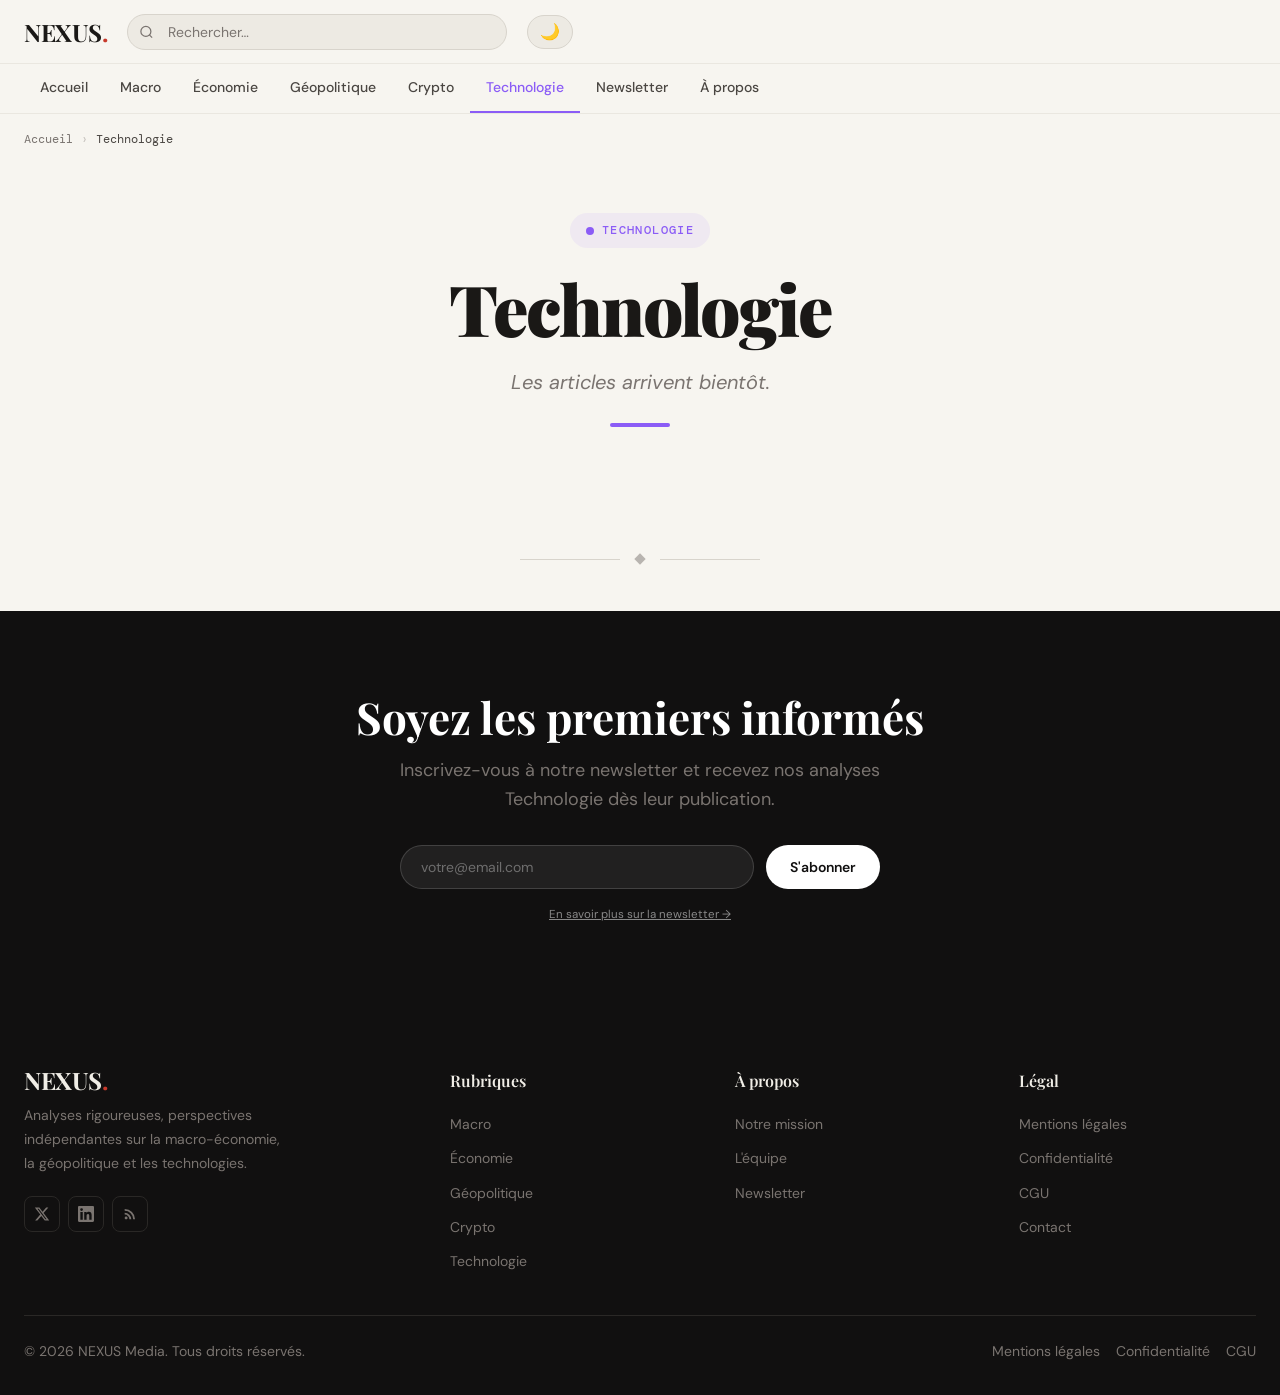
<file: technologie.html>
<!DOCTYPE html>
<html lang="fr" data-theme="light">
<head>
  <meta charset="UTF-8">
  <meta name="viewport" content="width=device-width, initial-scale=1.0">
  <link rel="icon" type="image/png" href="images/logo.png">
  <script>
    (function(){ var t=localStorage.getItem('nexus-theme'); if(t) document.documentElement.setAttribute('data-theme',t); })();
  </script>
  <title>Technologie — NEXUS</title>
  <meta property="og:title"       content="Technologie — NEXUS">
  <meta property="og:description" content="Analyses technologiques : IA, big tech, cybersécurité, innovations de rupture et impact sociétal.">
  <meta property="og:type"        content="website">
  <meta property="og:url"         content="https://nexus-media.fr/technologie.html">
  <meta property="og:image"       content="https://nexus-media.fr/og-tech.jpg">
  <meta name="twitter:card"        content="summary_large_image">
  <meta name="twitter:title"       content="Technologie — NEXUS">
  <meta name="twitter:description" content="IA, big tech, cybersécurité, innovations de rupture et impact sociétal.">
  <link rel="stylesheet" href="variables.css">
  <link rel="stylesheet" href="style.css">
  <style>
    :root { --page-accent: var(--accent-tech); --page-accent-soft: var(--accent-tech-soft); }

    .category-hero {
      padding: var(--space-16) var(--space-6) var(--space-20);
      text-align: center;
      max-width: 600px;
      margin: 0 auto;
    }
    .category-badge-lg {
      display: inline-flex;
      align-items: center;
      gap: var(--space-2);
      padding: var(--space-2) var(--space-4);
      border-radius: var(--radius-full);
      background: var(--page-accent-soft);
      color: var(--page-accent);
      font-family: var(--font-mono);
      font-size: var(--text-xs);
      font-weight: 500;
      letter-spacing: 0.12em;
      text-transform: uppercase;
      margin-bottom: var(--space-6);
    }
    .category-badge-lg::before {
      content: '';
      width: 8px;
      height: 8px;
      border-radius: var(--radius-full);
      background: var(--page-accent);
    }
    .category-title {
      font-family: var(--font-serif);
      font-size: var(--text-5xl);
      font-weight: 900;
      color: var(--text-primary);
      line-height: 1.05;
      letter-spacing: -0.03em;
      margin-bottom: var(--space-5);
    }
    .category-subtitle { font-size: var(--text-lg); color: var(--text-muted); font-style: italic; }
    .category-accent-line {
      width: 60px;
      height: 4px;
      background: var(--page-accent);
      border-radius: var(--radius-full);
      margin: var(--space-6) auto 0;
    }
    @media (max-width: 768px) { .category-title { font-size: var(--text-4xl); } }
  </style>
</head>
<body>
<div class="page-wrapper">

  <div id="reading-progress"></div>

  <header class="site-header">
    <div class="header-inner">
      <a href="index.html" class="logo">NEXUS<span class="logo-dot">.</span></a>
      <div class="header-search">
        <svg class="search-icon" viewBox="0 0 24 24" fill="none" stroke="currentColor" stroke-width="2"><circle cx="11" cy="11" r="8"/><path d="m21 21-4.35-4.35"/></svg>
        <input type="text" id="search-input" placeholder="Rechercher…" autocomplete="off">
        <div id="search-results" class="search-results"></div>
      </div>
      <div class="header-right">
        <button class="theme-toggle" id="theme-toggle" aria-label="Basculer le thème">
          <span class="theme-toggle-icon" id="theme-icon">🌙</span>
        </button>
        <button class="hamburger" id="hamburger" aria-label="Menu"><span></span><span></span><span></span></button>
      </div>
    </div>
  </header>

  <nav class="site-nav">
    <div class="nav-inner">
      <a href="index.html"        class="nav-link" data-cat="home">Accueil</a>
      <a href="macro.html"        class="nav-link" data-cat="macro">Macro</a>
      <a href="economie.html"     class="nav-link" data-cat="economy">Économie</a>
      <a href="geopolitique.html" class="nav-link" data-cat="geo">Géopolitique</a>
      <a href="crypto.html"       class="nav-link" data-cat="crypto">Crypto</a>
      <a href="technologie.html"  class="nav-link" data-cat="tech">Technologie</a>
      <a href="newsletter.html"   class="nav-link" data-cat="newsletter">Newsletter</a>
      <a href="about.html"        class="nav-link" data-cat="about">À propos</a>
    </div>
  </nav>

  <div class="mobile-nav-overlay" id="mobile-nav">
    <div class="mobile-nav-backdrop" id="mobile-nav-backdrop"></div>
    <div class="mobile-nav-panel">
      <div class="mobile-nav-header">
        <a href="index.html" class="logo" style="font-size:1.2rem">NEXUS<span class="logo-dot">.</span></a>
        <button class="mobile-nav-close" id="mobile-nav-close">✕</button>
      </div>
      <a href="index.html"        class="mobile-nav-link">Accueil</a>
      <a href="macro.html"        class="mobile-nav-link">Macro</a>
      <a href="economie.html"     class="mobile-nav-link">Économie</a>
      <a href="geopolitique.html" class="mobile-nav-link">Géopolitique</a>
      <a href="crypto.html"       class="mobile-nav-link">Crypto</a>
      <a href="technologie.html"  class="mobile-nav-link active">Technologie</a>
      <a href="newsletter.html"   class="mobile-nav-link">Newsletter</a>
      <a href="about.html"        class="mobile-nav-link">À propos</a>
    </div>
  </div>

  <main>
    <nav class="breadcrumb" aria-label="Fil d'ariane">
      <a href="index.html">Accueil</a>
      <span class="breadcrumb-sep">›</span>
      <span class="breadcrumb-current">Technologie</span>
    </nav>

    <div class="category-hero reveal">
      <div class="category-badge-lg">Technologie</div>
      <h1 class="category-title">Technologie</h1>
      <p class="category-subtitle">Les articles arrivent bientôt.</p>
      <div class="category-accent-line"></div>
    </div>

    <div class="deco-sep"><div class="deco-diamond"></div></div>

    <div class="newsletter-banner reveal">
      <h2 class="banner-title">Soyez les premiers informés</h2>
      <p class="banner-subtitle">Inscrivez-vous à notre newsletter et recevez nos analyses Technologie dès leur publication.</p>
      <form class="newsletter-form-inline" novalidate>
        <input type="email" placeholder="votre@email.com" autocomplete="email" required>
        <button type="submit" class="btn btn-dark">S'abonner</button>
      </form>
      <p class="newsletter-note"><a href="newsletter.html">En savoir plus sur la newsletter →</a></p>
    </div>
  </main>

  <footer class="site-footer">
    <div class="footer-inner">
      <div class="footer-top">
        <div class="footer-brand">
          <a href="index.html" class="logo">NEXUS<span class="logo-dot">.</span></a>
          <p class="footer-tagline">Analyses rigoureuses, perspectives indépendantes sur la macro-économie, la géopolitique et les technologies.</p>
          <div class="footer-social">
            <a href="#" aria-label="X"><svg viewBox="0 0 24 24" fill="currentColor"><path d="M18.244 2.25h3.308l-7.227 8.26 8.502 11.24H16.17l-5.214-6.817L4.99 21.75H1.68l7.73-8.835L1.254 2.25H8.08l4.713 6.231zm-1.161 17.52h1.833L7.084 4.126H5.117z"/></svg></a>
            <a href="#" aria-label="LinkedIn"><svg viewBox="0 0 24 24" fill="currentColor"><path d="M20.447 20.452h-3.554v-5.569c0-1.328-.027-3.037-1.852-3.037-1.853 0-2.136 1.445-2.136 2.939v5.667H9.351V9h3.414v1.561h.046c.477-.9 1.637-1.85 3.37-1.85 3.601 0 4.267 2.37 4.267 5.455v6.286zM5.337 7.433a2.062 2.062 0 01-2.063-2.065 2.064 2.064 0 112.063 2.065zm1.782 13.019H3.555V9h3.564v11.452zM22.225 0H1.771C.792 0 0 .774 0 1.729v20.542C0 23.227.792 24 1.771 24h20.451C23.2 24 24 23.227 24 22.271V1.729C24 .774 23.2 0 22.222 0h.003z"/></svg></a>
            <a href="#" aria-label="RSS"><svg viewBox="0 0 24 24" fill="currentColor"><path d="M6.18 15.64a2.18 2.18 0 0 1 2.18 2.18C8.36 19.01 7.38 20 6.18 20C4.98 20 4 19.01 4 17.82a2.18 2.18 0 0 1 2.18-2.18M4 4.44A15.56 15.56 0 0 1 19.56 20h-2.83A12.73 12.73 0 0 0 4 7.27V4.44m0 5.66a9.9 9.9 0 0 1 9.9 9.9h-2.83A7.07 7.07 0 0 0 4 12.93V10.1z"/></svg></a>
          </div>
        </div>
        <div class="footer-col"><h4>Rubriques</h4><ul><li><a href="macro.html">Macro</a></li><li><a href="economie.html">Économie</a></li><li><a href="geopolitique.html">Géopolitique</a></li><li><a href="crypto.html">Crypto</a></li><li><a href="technologie.html">Technologie</a></li></ul></div>
        <div class="footer-col"><h4>À propos</h4><ul><li><a href="about.html">Notre mission</a></li><li><a href="about.html">L'équipe</a></li><li><a href="newsletter.html">Newsletter</a></li></ul></div>
        <div class="footer-col"><h4>Légal</h4><ul><li><a href="#">Mentions légales</a></li><li><a href="#">Confidentialité</a></li><li><a href="#">CGU</a></li><li><a href="#">Contact</a></li></ul></div>
      </div>
      <div class="footer-bottom">
        <p class="footer-copy">© 2026 NEXUS Media. Tous droits réservés.</p>
        <nav class="footer-legal"><a href="#">Mentions légales</a><a href="#">Confidentialité</a><a href="#">CGU</a></nav>
      </div>
    </div>
  </footer>

</div>
<button id="back-to-top" aria-label="Retour en haut">
  <svg viewBox="0 0 24 24" fill="none" stroke="currentColor" stroke-width="2.5"><path d="M18 15l-6-6-6 6"/></svg>
</button>
<script src="main.js"></script>
</body>
</html>
</file>
<file: variables.css>
/* ============================================================
   NEXUS — Design Tokens
   variables.css — Importer en premier dans chaque page
   ============================================================ */

/* Google Fonts */
@import url('https://fonts.googleapis.com/css2?family=Playfair+Display:ital,wght@0,400;0,600;0,700;0,900;1,400;1,600&family=DM+Sans:ital,opsz,wght@0,9..40,300;0,9..40,400;0,9..40,500;0,9..40,600;1,9..40,400&family=DM+Mono:wght@400;500&display=swap');

/* ============================================================
   MODE CLAIR (défaut)
   ============================================================ */
:root {
  /* ---- Palette de base ---- */
  --bg-primary:       #F7F5F0;
  --bg-secondary:     #EDEAE3;
  --bg-tertiary:      #E4E0D8;
  --bg-card:          #FFFFFF;
  --surface-elevated: #FFFFFF;

  --text-primary:   #1A1816;
  --text-secondary: #4A4642;
  --text-muted:     #7A7470;
  --text-inverse:   #F7F5F0;

  --border-color:  #D8D4CC;
  --border-subtle: #EAE7E0;

  /* ---- Footer (toujours sombre) ---- */
  --footer-bg:         #111010;
  --footer-text:       #7A7470;
  --footer-text-light: #F0EDE6;
  --footer-border:     #2A2826;

  /* ---- Accents par catégorie ---- */
  --accent-home:    #C8392B;
  --accent-macro:   #C8392B;
  --accent-economy: #1A6B4A;
  --accent-geo:     #1E4D8C;
  --accent-crypto:  #B8962E;
  --accent-tech:    #8B5CF6;
  --accent-news:    #C8392B;
  --accent-about:   #4A4642;

  /* ---- Accents en version douce (pour backgrounds) ---- */
  --accent-home-soft:    rgba(200, 57, 43, 0.08);
  --accent-macro-soft:   rgba(200, 57, 43, 0.08);
  --accent-economy-soft: rgba(26, 107, 74, 0.08);
  --accent-geo-soft:     rgba(30, 77, 140, 0.08);
  --accent-crypto-soft:  rgba(184, 150, 46, 0.08);
  --accent-tech-soft:    rgba(139, 92, 246, 0.08);

  /* ---- Typographie ---- */
  --font-serif: 'Playfair Display', Georgia, 'Times New Roman', serif;
  --font-sans:  'DM Sans', system-ui, -apple-system, sans-serif;
  --font-mono:  'DM Mono', 'Courier New', monospace;

  /* Tailles fluides via clamp() */
  --text-xs:   clamp(0.65rem,  0.9vw,  0.75rem);
  --text-sm:   clamp(0.8rem,   1.1vw,  0.875rem);
  --text-base: clamp(0.9375rem,1.4vw,  1rem);
  --text-md:   clamp(1rem,     1.6vw,  1.125rem);
  --text-lg:   clamp(1.1rem,   1.9vw,  1.25rem);
  --text-xl:   clamp(1.25rem,  2.2vw,  1.5rem);
  --text-2xl:  clamp(1.5rem,   2.8vw,  2rem);
  --text-3xl:  clamp(2rem,     3.5vw,  2.75rem);
  --text-4xl:  clamp(2.5rem,   4.5vw,  3.5rem);
  --text-5xl:  clamp(3rem,     5.5vw,  4.5rem);

  /* ---- Espacements ---- */
  --space-1:  0.25rem;
  --space-2:  0.5rem;
  --space-3:  0.75rem;
  --space-4:  1rem;
  --space-5:  1.25rem;
  --space-6:  1.5rem;
  --space-8:  2rem;
  --space-10: 2.5rem;
  --space-12: 3rem;
  --space-16: 4rem;
  --space-20: 5rem;
  --space-24: 6rem;

  /* ---- Border Radius ---- */
  --radius-sm:   4px;
  --radius-md:   8px;
  --radius-lg:   12px;
  --radius-xl:   16px;
  --radius-2xl:  24px;
  --radius-full: 9999px;

  /* ---- Ombres ---- */
  --shadow-sm:         0 1px 3px rgba(0,0,0,0.06), 0 1px 2px rgba(0,0,0,0.04);
  --shadow-md:         0 4px 12px rgba(0,0,0,0.08), 0 2px 4px rgba(0,0,0,0.04);
  --shadow-lg:         0 10px 30px rgba(0,0,0,0.10), 0 4px 8px rgba(0,0,0,0.05);
  --shadow-xl:         0 20px 50px rgba(0,0,0,0.12), 0 8px 16px rgba(0,0,0,0.06);
  --shadow-card-hover: 0 16px 48px rgba(0,0,0,0.14);

  /* ---- Transitions ---- */
  --transition-fast:  150ms ease;
  --transition-base:  250ms ease;
  --transition-slow:  400ms ease;
  --transition-theme: 300ms ease;

  /* ---- Layout ---- */
  --max-width:          1280px;
  --content-width:      720px;
  --header-height:      64px;
  --nav-height:         44px;
  --reading-bar-height: 3px;

  /* ---- Z-index ---- */
  --z-base:     1;
  --z-dropdown: 100;
  --z-sticky:   200;
  --z-overlay:  300;
  --z-modal:    400;
  --z-top:      500;
}

/* ============================================================
   MODE SOMBRE
   fond très sombre #111010, surfaces #1C1B1A
   ============================================================ */
[data-theme="dark"] {
  --bg-primary:       #111010;
  --bg-secondary:     #1C1B1A;
  --bg-tertiary:      #252322;
  --bg-card:          #1C1B1A;
  --surface-elevated: #252322;

  --text-primary:   #F0EDE6;
  --text-secondary: #B8B4AE;
  --text-muted:     #6A6662;
  --text-inverse:   #1A1816;

  --border-color:  #2E2C2A;
  --border-subtle: #222120;

  --shadow-sm:         0 1px 3px rgba(0,0,0,0.35);
  --shadow-md:         0 4px 12px rgba(0,0,0,0.45);
  --shadow-lg:         0 10px 30px rgba(0,0,0,0.55);
  --shadow-xl:         0 20px 50px rgba(0,0,0,0.65);
  --shadow-card-hover: 0 16px 48px rgba(0,0,0,0.70);
}
</file>
<file: style.css>
/* ============================================================
   NEXUS — Styles globaux partagés
   style.css — Composants communs à toutes les pages
   ============================================================ */

/* ---- Reset & Base ---- */
*, *::before, *::after {
  box-sizing: border-box;
  margin: 0;
  padding: 0;
}

html {
  scroll-behavior: smooth;
  font-size: 16px;
}

body {
  font-family: var(--font-sans);
  font-size: var(--text-base);
  line-height: 1.65;
  color: var(--text-primary);
  background-color: var(--bg-primary);
  transition: background-color var(--transition-theme), color var(--transition-theme);
  overflow-x: hidden;
  -webkit-font-smoothing: antialiased;
  -moz-osx-font-smoothing: grayscale;
}

img    { max-width: 100%; display: block; }
a      { color: inherit; text-decoration: none; }
ul, ol { list-style: none; }
button { cursor: pointer; border: none; background: none; font-family: inherit; color: inherit; }
input, textarea, select { font-family: inherit; }

/* Page wrapper flex column */
.page-wrapper {
  min-height: 100vh;
  display: flex;
  flex-direction: column;
}
.page-wrapper > main { flex: 1; }

/* Container centré */
.container {
  max-width: var(--max-width);
  margin: 0 auto;
  padding: 0 var(--space-6);
}

/* ============================================================
   BARRE DE LECTURE (progress)
   ============================================================ */
#reading-progress {
  position: fixed;
  top: 0;
  left: 0;
  width: 0%;
  height: var(--reading-bar-height);
  background: var(--accent-home);
  z-index: var(--z-top);
  transition: width 0.08s linear;
  pointer-events: none;
}

/* ============================================================
   HEADER
   ============================================================ */
.site-header {
  position: sticky;
  top: 0;
  z-index: var(--z-sticky);
  height: var(--header-height);
  background: var(--bg-primary);
  border-bottom: 1px solid var(--border-subtle);
  transition:
    background-color var(--transition-theme),
    box-shadow var(--transition-fast);
}

.site-header.scrolled {
  box-shadow: var(--shadow-md);
}

.header-inner {
  max-width: var(--max-width);
  margin: 0 auto;
  padding: 0 var(--space-6);
  height: 100%;
  display: flex;
  align-items: center;
  gap: var(--space-5);
}

/* Logo */
.logo {
  font-family: var(--font-serif);
  font-size: var(--text-xl);
  font-weight: 700;
  letter-spacing: -0.02em;
  color: var(--text-primary);
  flex-shrink: 0;
  transition: opacity var(--transition-fast);
  line-height: 1;
}
.logo:hover { opacity: 0.75; }
.logo-dot   { color: var(--accent-home); }

/* Barre de recherche */
.header-search {
  flex: 1;
  max-width: 380px;
  position: relative;
}

.header-search input {
  width: 100%;
  padding: var(--space-2) var(--space-4) var(--space-2) 2.5rem;
  border-radius: var(--radius-full);
  border: 1.5px solid var(--border-color);
  background: var(--bg-secondary);
  color: var(--text-primary);
  font-size: var(--text-sm);
  outline: none;
  transition:
    border-color var(--transition-fast),
    box-shadow var(--transition-fast),
    background-color var(--transition-fast);
}
.header-search input::placeholder { color: var(--text-muted); }
.header-search input:focus {
  border-color: var(--accent-home);
  box-shadow: 0 0 0 3px var(--accent-home-soft);
  background: var(--bg-card);
}

.search-icon {
  position: absolute;
  left: var(--space-3);
  top: 50%;
  transform: translateY(-50%);
  color: var(--text-muted);
  pointer-events: none;
  width: 15px;
  height: 15px;
}

/* Résultats de recherche */
.search-results {
  position: absolute;
  top: calc(100% + var(--space-2));
  left: 0;
  right: 0;
  background: var(--bg-card);
  border: 1px solid var(--border-color);
  border-radius: var(--radius-lg);
  box-shadow: var(--shadow-lg);
  overflow: hidden;
  display: none;
  z-index: var(--z-dropdown);
  max-height: 360px;
  overflow-y: auto;
}
.search-results.active { display: block; }

.search-result-item {
  display: block;
  padding: var(--space-3) var(--space-4);
  border-bottom: 1px solid var(--border-subtle);
  cursor: pointer;
  transition: background-color var(--transition-fast);
}
.search-result-item:last-child { border-bottom: none; }
.search-result-item:hover      { background: var(--bg-secondary); }

.result-title    { font-size: var(--text-sm); font-weight: 500; color: var(--text-primary); }
.result-category { font-size: var(--text-xs); font-family: var(--font-mono); color: var(--text-muted); margin-top: 2px; text-transform: uppercase; letter-spacing: 0.06em; }

mark {
  background: rgba(200, 57, 43, 0.12);
  color: var(--accent-home);
  border-radius: 2px;
  padding: 0 2px;
  font-style: normal;
}

/* Header droite */
.header-right {
  display: flex;
  align-items: center;
  gap: var(--space-3);
  flex-shrink: 0;
}

/* Toggle thème */
.theme-toggle {
  display: flex;
  align-items: center;
  gap: var(--space-2);
  padding: var(--space-2) var(--space-3);
  border-radius: var(--radius-full);
  border: 1.5px solid var(--border-color);
  background: var(--bg-secondary);
  color: var(--text-secondary);
  font-size: var(--text-sm);
  transition:
    background-color var(--transition-fast),
    border-color var(--transition-fast),
    transform var(--transition-fast),
    box-shadow var(--transition-fast);
  user-select: none;
}
.theme-toggle:hover {
  background: var(--bg-tertiary);
  border-color: var(--text-muted);
  transform: translateY(-1px);
  box-shadow: var(--shadow-sm);
}
.theme-toggle-icon { font-size: 1rem; line-height: 1; }

/* Hamburger (mobile) */
.hamburger {
  display: none;
  flex-direction: column;
  gap: 5px;
  padding: var(--space-2);
  border-radius: var(--radius-sm);
  transition: background-color var(--transition-fast);
}
.hamburger:hover { background: var(--bg-secondary); }
.hamburger span {
  display: block;
  width: 22px;
  height: 2px;
  background: var(--text-primary);
  border-radius: 2px;
  transition: transform var(--transition-base), opacity var(--transition-fast);
}
.hamburger.open span:nth-child(1) { transform: translateY(7px) rotate(45deg); }
.hamburger.open span:nth-child(2) { opacity: 0; transform: scaleX(0); }
.hamburger.open span:nth-child(3) { transform: translateY(-7px) rotate(-45deg); }

/* ============================================================
   NAVIGATION
   ============================================================ */
.site-nav {
  background: var(--bg-primary);
  border-bottom: 1px solid var(--border-subtle);
  transition: background-color var(--transition-theme);
}

.nav-inner {
  max-width: var(--max-width);
  margin: 0 auto;
  padding: 0 var(--space-6);
  display: flex;
  align-items: center;
  overflow-x: auto;
  scrollbar-width: none;
}
.nav-inner::-webkit-scrollbar { display: none; }

.nav-link {
  display: inline-block;
  padding: var(--space-3) var(--space-4);
  font-size: var(--text-sm);
  font-weight: 500;
  color: var(--text-secondary);
  border-bottom: 2px solid transparent;
  white-space: nowrap;
  transition:
    color var(--transition-fast),
    border-color var(--transition-fast);
}
.nav-link:hover { color: var(--text-primary); }

/* Accents actifs par catégorie */
.nav-link.active[data-cat="home"],
.nav-link.active[data-cat="macro"]      { color: var(--accent-macro);   border-bottom-color: var(--accent-macro); }
.nav-link.active[data-cat="economy"]    { color: var(--accent-economy); border-bottom-color: var(--accent-economy); }
.nav-link.active[data-cat="geo"]        { color: var(--accent-geo);     border-bottom-color: var(--accent-geo); }
.nav-link.active[data-cat="crypto"]     { color: var(--accent-crypto);  border-bottom-color: var(--accent-crypto); }
.nav-link.active[data-cat="tech"]       { color: var(--accent-tech);    border-bottom-color: var(--accent-tech); }
.nav-link.active[data-cat="newsletter"] { color: var(--accent-news);    border-bottom-color: var(--accent-news); }
.nav-link.active[data-cat="about"]      { color: var(--text-primary);   border-bottom-color: var(--text-primary); }

/* ---- Overlay navigation mobile ---- */
.mobile-nav-overlay {
  display: none;
  position: fixed;
  inset: 0;
  z-index: var(--z-overlay);
}
.mobile-nav-overlay.open { display: block; }

.mobile-nav-backdrop {
  position: absolute;
  inset: 0;
  background: rgba(0,0,0,0.55);
  backdrop-filter: blur(2px);
  animation: fadeIn var(--transition-base) ease;
}

.mobile-nav-panel {
  position: absolute;
  top: 0;
  right: 0;
  width: min(300px, 85vw);
  height: 100%;
  background: var(--bg-card);
  box-shadow: var(--shadow-xl);
  padding: var(--space-5) var(--space-5) var(--space-8);
  overflow-y: auto;
  animation: slideInRight var(--transition-base) ease;
  display: flex;
  flex-direction: column;
  gap: var(--space-1);
}

.mobile-nav-header {
  display: flex;
  align-items: center;
  justify-content: space-between;
  margin-bottom: var(--space-5);
  padding-bottom: var(--space-4);
  border-bottom: 1px solid var(--border-subtle);
}

.mobile-nav-close {
  width: 32px;
  height: 32px;
  border-radius: var(--radius-md);
  background: var(--bg-secondary);
  color: var(--text-muted);
  font-size: 1.2rem;
  display: flex;
  align-items: center;
  justify-content: center;
  transition: background-color var(--transition-fast), color var(--transition-fast);
}
.mobile-nav-close:hover { background: var(--bg-tertiary); color: var(--text-primary); }

.mobile-nav-link {
  display: flex;
  align-items: center;
  gap: var(--space-3);
  padding: var(--space-3) var(--space-4);
  border-radius: var(--radius-md);
  font-size: var(--text-md);
  font-weight: 500;
  color: var(--text-secondary);
  transition: background-color var(--transition-fast), color var(--transition-fast);
}
.mobile-nav-link:hover { background: var(--bg-secondary); color: var(--text-primary); }
.mobile-nav-link.active { color: var(--accent-home); background: var(--accent-home-soft); }

/* ============================================================
   FOOTER (toujours sombre)
   ============================================================ */
.site-footer {
  background: var(--footer-bg);
  color: var(--footer-text);
  padding: var(--space-16) 0 var(--space-8);
}

.footer-inner {
  max-width: var(--max-width);
  margin: 0 auto;
  padding: 0 var(--space-6);
}

.footer-top {
  display: grid;
  grid-template-columns: 1.6fr 1fr 1fr 1fr;
  gap: var(--space-12);
  padding-bottom: var(--space-10);
  border-bottom: 1px solid var(--footer-border);
}

.footer-brand .logo {
  color: var(--footer-text-light);
  font-size: var(--text-xl);
  margin-bottom: var(--space-3);
  display: inline-block;
}

.footer-tagline {
  font-size: var(--text-sm);
  line-height: 1.7;
  max-width: 260px;
  margin-bottom: var(--space-5);
}

.footer-col h4 {
  font-family: var(--font-serif);
  font-size: var(--text-base);
  font-weight: 600;
  color: var(--footer-text-light);
  margin-bottom: var(--space-4);
}

.footer-col ul { display: flex; flex-direction: column; gap: var(--space-2); }
.footer-col a {
  font-size: var(--text-sm);
  color: var(--footer-text);
  transition: color var(--transition-fast);
}
.footer-col a:hover { color: var(--footer-text-light); }

/* Icônes sociales */
.footer-social {
  display: flex;
  gap: var(--space-2);
  margin-top: var(--space-3);
}
.footer-social a {
  display: flex;
  align-items: center;
  justify-content: center;
  width: 36px;
  height: 36px;
  border-radius: var(--radius-md);
  border: 1px solid var(--footer-border);
  color: var(--footer-text);
  transition:
    border-color var(--transition-fast),
    color var(--transition-fast),
    background-color var(--transition-fast);
}
.footer-social a:hover {
  border-color: rgba(255,255,255,0.25);
  color: var(--footer-text-light);
  background: rgba(255,255,255,0.05);
}
.footer-social svg { width: 16px; height: 16px; }

.footer-bottom {
  padding-top: var(--space-6);
  display: flex;
  align-items: center;
  justify-content: space-between;
  gap: var(--space-4);
  flex-wrap: wrap;
}

.footer-copy  { font-size: var(--text-sm); }
.footer-legal { display: flex; gap: var(--space-4); }
.footer-legal a {
  font-size: var(--text-sm);
  color: var(--footer-text);
  transition: color var(--transition-fast);
}
.footer-legal a:hover { color: var(--footer-text-light); }

/* ============================================================
   BOUTON RETOUR EN HAUT
   ============================================================ */
#back-to-top {
  position: fixed;
  bottom: var(--space-8);
  right: var(--space-8);
  width: 44px;
  height: 44px;
  border-radius: var(--radius-full);
  background: var(--text-primary);
  color: var(--bg-primary);
  display: flex;
  align-items: center;
  justify-content: center;
  box-shadow: var(--shadow-lg);
  z-index: var(--z-sticky);
  opacity: 0;
  transform: translateY(16px);
  pointer-events: none;
  transition:
    opacity var(--transition-base),
    transform var(--transition-base),
    background-color var(--transition-fast);
}
#back-to-top.visible {
  opacity: 1;
  transform: translateY(0);
  pointer-events: auto;
}
#back-to-top:hover {
  background: var(--accent-home);
  color: #fff;
}
#back-to-top svg { width: 18px; height: 18px; }

/* ============================================================
   FIL D'ARIANE
   ============================================================ */
.breadcrumb {
  max-width: var(--max-width);
  margin: 0 auto;
  padding: var(--space-4) var(--space-6) 0;
  display: flex;
  align-items: center;
  gap: var(--space-2);
  font-size: var(--text-xs);
  font-family: var(--font-mono);
  color: var(--text-muted);
  flex-wrap: wrap;
}
.breadcrumb a         { color: var(--text-muted); transition: color var(--transition-fast); }
.breadcrumb a:hover   { color: var(--text-primary); }
.breadcrumb-sep       { opacity: 0.4; }
.breadcrumb-current   { color: var(--text-secondary); }

/* ============================================================
   EN-TÊTES DE SECTION
   ============================================================ */
.section-header { margin-bottom: var(--space-8); }

.section-label {
  font-family: var(--font-mono);
  font-size: var(--text-xs);
  letter-spacing: 0.14em;
  text-transform: uppercase;
  color: var(--text-muted);
  display: inline-flex;
  align-items: center;
  gap: var(--space-3);
  margin-bottom: var(--space-2);
}
.section-label::after {
  content: '';
  display: inline-block;
  width: 40px;
  height: 1px;
  background: var(--border-color);
}

.section-title {
  font-family: var(--font-serif);
  font-size: var(--text-2xl);
  font-weight: 700;
  color: var(--text-primary);
  line-height: 1.2;
}

/* ============================================================
   BADGES CATÉGORIES
   ============================================================ */
.badge {
  display: inline-flex;
  align-items: center;
  padding: 2px var(--space-3);
  border-radius: var(--radius-full);
  font-family: var(--font-mono);
  font-size: var(--text-xs);
  font-weight: 500;
  letter-spacing: 0.06em;
  text-transform: uppercase;
  white-space: nowrap;
}

.badge-macro    { background: rgba(200, 57, 43, 0.10);  color: var(--accent-macro); }
.badge-economy  { background: rgba(26, 107, 74, 0.10);  color: var(--accent-economy); }
.badge-geo      { background: rgba(30, 77, 140, 0.10);  color: var(--accent-geo); }
.badge-crypto   { background: rgba(184, 150, 46, 0.10); color: var(--accent-crypto); }
.badge-tech     { background: rgba(139, 92, 246, 0.10); color: var(--accent-tech); }
.badge-news     { background: rgba(200, 57, 43, 0.10);  color: var(--accent-news); }

/* ============================================================
   TAGS
   ============================================================ */
.tags { display: flex; flex-wrap: wrap; gap: var(--space-2); }
.tag {
  display: inline-flex;
  padding: 2px var(--space-2);
  border-radius: var(--radius-sm);
  font-family: var(--font-mono);
  font-size: var(--text-xs);
  color: var(--text-muted);
  background: var(--bg-secondary);
  border: 1px solid var(--border-color);
  cursor: pointer;
  transition:
    background-color var(--transition-fast),
    color var(--transition-fast),
    border-color var(--transition-fast);
}
.tag:hover {
  background: var(--border-color);
  color: var(--text-primary);
  border-color: var(--text-muted);
}

/* ============================================================
   CARTES ARTICLES
   ============================================================ */
.article-card {
  background: var(--bg-card);
  border-radius: var(--radius-lg);
  overflow: hidden;
  border: 1px solid var(--border-subtle);
  display: flex;
  flex-direction: column;
  transition:
    transform var(--transition-base),
    box-shadow var(--transition-base),
    border-color var(--transition-base);
}
.article-card:hover {
  transform: translateY(-5px);
  box-shadow: var(--shadow-card-hover);
  border-color: var(--border-color);
}

.card-image {
  position: relative;
  overflow: hidden;
  aspect-ratio: 16/9;
}
.card-image .placeholder {
  width: 100%;
  height: 100%;
  transition: transform var(--transition-slow);
}
.article-card:hover .placeholder {
  transform: scale(1.04);
}

.card-body {
  padding: var(--space-5);
  flex: 1;
  display: flex;
  flex-direction: column;
  gap: var(--space-3);
}

.card-meta {
  display: flex;
  align-items: center;
  gap: var(--space-3);
  flex-wrap: wrap;
}

.article-title {
  font-family: var(--font-serif);
  font-size: var(--text-lg);
  font-weight: 600;
  line-height: 1.3;
  color: var(--text-primary);
  transition: color var(--transition-fast);
}
a:hover .article-title,
.article-card:hover .article-title { color: var(--accent-home); }

.article-excerpt {
  font-size: var(--text-sm);
  color: var(--text-secondary);
  line-height: 1.65;
}

.article-footer {
  display: flex;
  align-items: center;
  justify-content: space-between;
  gap: var(--space-2);
  margin-top: auto;
  padding-top: var(--space-3);
  border-top: 1px solid var(--border-subtle);
}

.author-info {
  display: flex;
  align-items: center;
  gap: var(--space-2);
}
.author-avatar-sm {
  width: 24px;
  height: 24px;
  border-radius: var(--radius-full);
  flex-shrink: 0;
}
.article-author {
  font-size: var(--text-xs);
  font-weight: 500;
  color: var(--text-secondary);
}

.article-date-read {
  display: flex;
  align-items: center;
  gap: var(--space-2);
  font-size: var(--text-xs);
  font-family: var(--font-mono);
  color: var(--text-muted);
  white-space: nowrap;
}
.dot-sep { opacity: 0.4; }

/* ============================================================
   SÉPARATEUR DÉCORATIF
   ============================================================ */
.deco-sep {
  display: flex;
  align-items: center;
  gap: var(--space-4);
  margin: var(--space-12) auto;
  max-width: 240px;
}
.deco-sep::before,
.deco-sep::after {
  content: '';
  flex: 1;
  height: 1px;
  background: var(--border-color);
}
.deco-diamond {
  width: 8px;
  height: 8px;
  background: var(--text-muted);
  transform: rotate(45deg);
  flex-shrink: 0;
  opacity: 0.5;
}

/* ============================================================
   ANIMATIONS REVEAL (IntersectionObserver)
   ============================================================ */
.reveal {
  opacity: 0;
  transform: translateY(28px);
  transition:
    opacity 0.55s ease,
    transform 0.55s ease;
}
.reveal.visible         { opacity: 1; transform: translateY(0); }
.reveal-delay-1         { transition-delay: 0.08s; }
.reveal-delay-2         { transition-delay: 0.16s; }
.reveal-delay-3         { transition-delay: 0.24s; }
.reveal-delay-4         { transition-delay: 0.32s; }
.reveal-delay-5         { transition-delay: 0.40s; }
.reveal-delay-6         { transition-delay: 0.48s; }

/* ============================================================
   PLACEHOLDERS GRADIENTS (images fictives)
   ============================================================ */
.grad-macro    { background: linear-gradient(135deg, #C8392B 0%, #E07060 50%, #F5CEC9 100%); }
.grad-economy  { background: linear-gradient(135deg, #1A6B4A 0%, #2E9E71 50%, #A8E0C8 100%); }
.grad-geo      { background: linear-gradient(135deg, #1E4D8C 0%, #3A7AC8 50%, #A8C8F0 100%); }
.grad-crypto   { background: linear-gradient(135deg, #B8962E 0%, #D4B84A 50%, #F0E0A0 100%); }
.grad-tech     { background: linear-gradient(135deg, #8B5CF6 0%, #A87CF8 50%, #D4C0FD 100%); }
.grad-avatar-1 { background: linear-gradient(135deg, #C8392B, #F5A09A); }
.grad-avatar-2 { background: linear-gradient(135deg, #1E4D8C, #7AAEE0); }
.grad-avatar-3 { background: linear-gradient(135deg, #8B5CF6, #C4A8FD); }
.grad-avatar-4 { background: linear-gradient(135deg, #B8962E, #E8D080); }
.grad-avatar-5 { background: linear-gradient(135deg, #1A6B4A, #60C090); }

/* ============================================================
   BOUTONS
   ============================================================ */
.btn {
  display: inline-flex;
  align-items: center;
  gap: var(--space-2);
  padding: var(--space-3) var(--space-6);
  border-radius: var(--radius-full);
  font-family: var(--font-sans);
  font-size: var(--text-sm);
  font-weight: 600;
  cursor: pointer;
  border: none;
  transition:
    transform var(--transition-fast),
    box-shadow var(--transition-fast),
    opacity var(--transition-fast);
}
.btn:hover          { transform: translateY(-2px); box-shadow: var(--shadow-md); }
.btn:active         { transform: translateY(0); }
.btn-primary        { background: var(--accent-home); color: #fff; }
.btn-outline        { background: transparent; border: 1.5px solid var(--border-color); color: var(--text-primary); }
.btn-dark           { background: #fff; color: #111010; }
.btn-outline:hover  { border-color: var(--text-primary); }

/* ============================================================
   BANDEAU NEWSLETTER
   ============================================================ */
.newsletter-banner {
  background: var(--footer-bg);
  color: var(--footer-text-light);
  padding: var(--space-20) var(--space-6);
  text-align: center;
}
.newsletter-banner .banner-title {
  font-family: var(--font-serif);
  font-size: var(--text-3xl);
  font-weight: 700;
  line-height: 1.2;
  color: #fff;
  margin-bottom: var(--space-3);
}
.newsletter-banner .banner-subtitle {
  font-size: var(--text-md);
  color: var(--footer-text);
  line-height: 1.6;
  max-width: 480px;
  margin: 0 auto var(--space-8);
}
.newsletter-form-inline {
  display: flex;
  gap: var(--space-3);
  justify-content: center;
  max-width: 480px;
  margin: 0 auto var(--space-4);
  flex-wrap: wrap;
}
.newsletter-form-inline input {
  flex: 1;
  min-width: 200px;
  padding: var(--space-3) var(--space-5);
  border-radius: var(--radius-full);
  border: 1px solid rgba(255,255,255,0.15);
  background: rgba(255,255,255,0.07);
  color: #fff;
  font-size: var(--text-sm);
  outline: none;
  transition: border-color var(--transition-fast), box-shadow var(--transition-fast);
}
.newsletter-form-inline input::placeholder { color: rgba(255,255,255,0.35); }
.newsletter-form-inline input:focus {
  border-color: rgba(255,255,255,0.35);
  box-shadow: 0 0 0 3px rgba(255,255,255,0.05);
}
.newsletter-note {
  font-size: var(--text-xs);
  color: rgba(255,255,255,0.35);
  margin-top: var(--space-2);
}
.newsletter-note a {
  color: rgba(255,255,255,0.5);
  text-decoration: underline;
  transition: color var(--transition-fast);
}
.newsletter-note a:hover { color: rgba(255,255,255,0.8); }

/* ============================================================
   ANIMATIONS (keyframes)
   ============================================================ */
@keyframes fadeIn {
  from { opacity: 0; }
  to   { opacity: 1; }
}
@keyframes slideInRight {
  from { transform: translateX(100%); opacity: 0; }
  to   { transform: translateX(0);    opacity: 1; }
}
@keyframes fadeInUp {
  from { opacity: 0; transform: translateY(20px); }
  to   { opacity: 1; transform: translateY(0); }
}
@keyframes pulse {
  0%, 100% { opacity: 1; }
  50%       { opacity: 0.5; }
}

/* ============================================================
   RESPONSIVE
   ============================================================ */
@media (max-width: 1024px) {
  .footer-top { grid-template-columns: 1fr 1fr; gap: var(--space-8); }
}

@media (max-width: 768px) {
  .header-search { display: none; }
  .hamburger     { display: flex; }
  .site-nav      { display: none; }

  .footer-top    { grid-template-columns: 1fr 1fr; gap: var(--space-6); }
  .footer-bottom { flex-direction: column; text-align: center; }

  .newsletter-form-inline { flex-direction: column; align-items: stretch; }
  .newsletter-form-inline input { min-width: 0; }

  #back-to-top { bottom: var(--space-5); right: var(--space-5); }
}

@media (max-width: 480px) {
  .footer-top { grid-template-columns: 1fr; }
  .container  { padding: 0 var(--space-4); }
}
</file>
